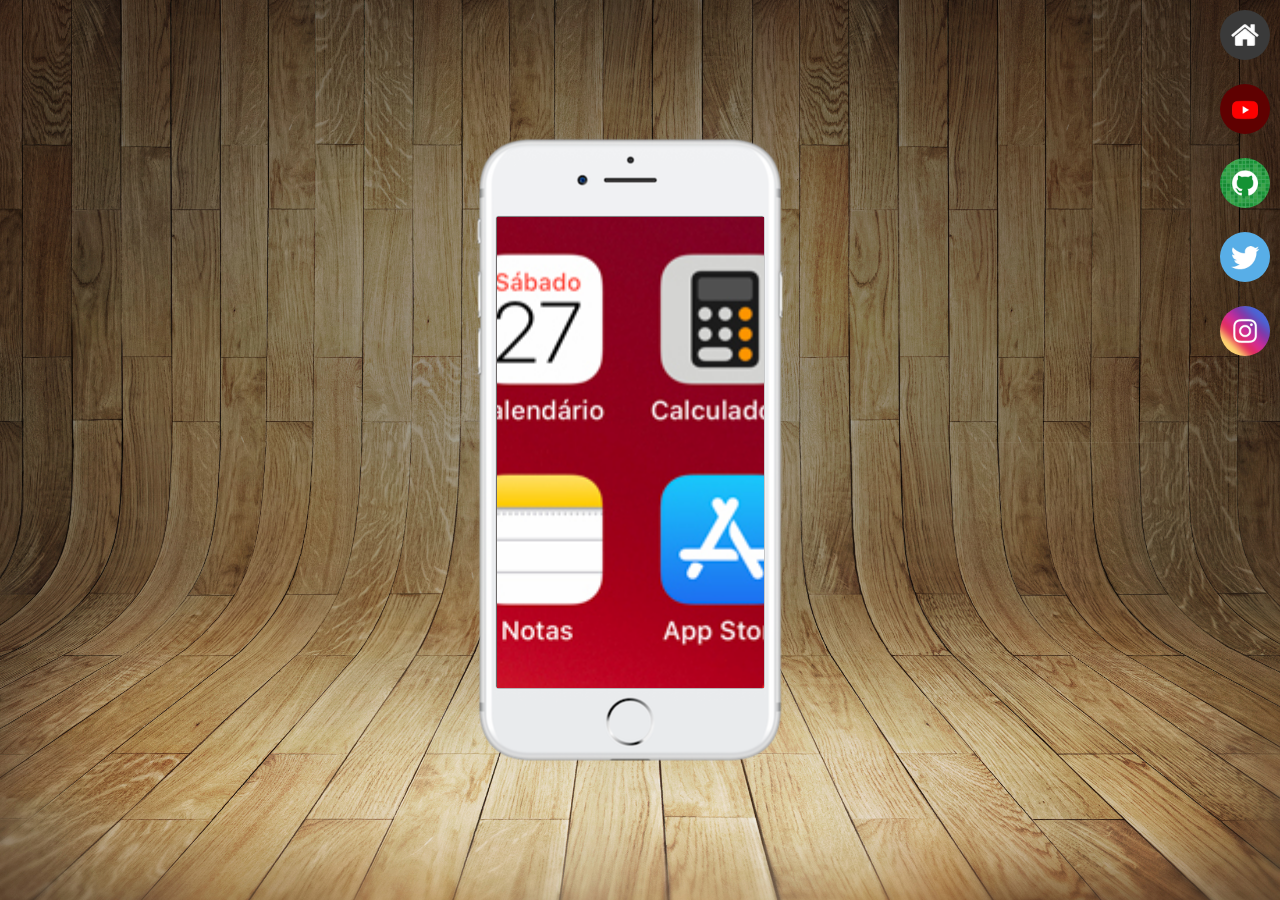
<file: index.html>
<!DOCTYPE html>
<html lang="pt-br">
<head>
    <meta charset="UTF-8">
    <meta name="viewport" content="width=device-width, initial-scale=1.0">
    <title>projetos redes sociais</title>
    <link rel="shortcut icon" href="favicon.ico" type="image/x-icon">
    <link rel="stylesheet" href="estilo/style.css">
</head>
<body>
    <main>
        <section id="telefone">
            <iframe src="home.html" name="tela" id="tela" frameborder="0">
                seu computador ou celular nao e compativel com isso. <a href="home.html"></a>
            </iframe>

        </section>
        <section id="redes_sociais">
            <a href="home.html" target="tela"><img src="imagens/logo-home.jpg" alt=""></a>  <br>
            <a href="youtube.html" target="tela"><img src="imagens/logo-youtube.jpg" alt=""></a> <br>
            <a href="github.html" target="tela"><img src="imagens/logo-github.jpg" alt=""></a> <br>
            <a href="twitter.html" target="tela"><img src="imagens/logo-twitter.jpg" alt=""></a> <br>
            <a href="instagram.html" target="tela"> <img src="imagens/logo-instagram.jpg" alt=""></a>
        </section>
    </main>
</body>
</html>
</file>
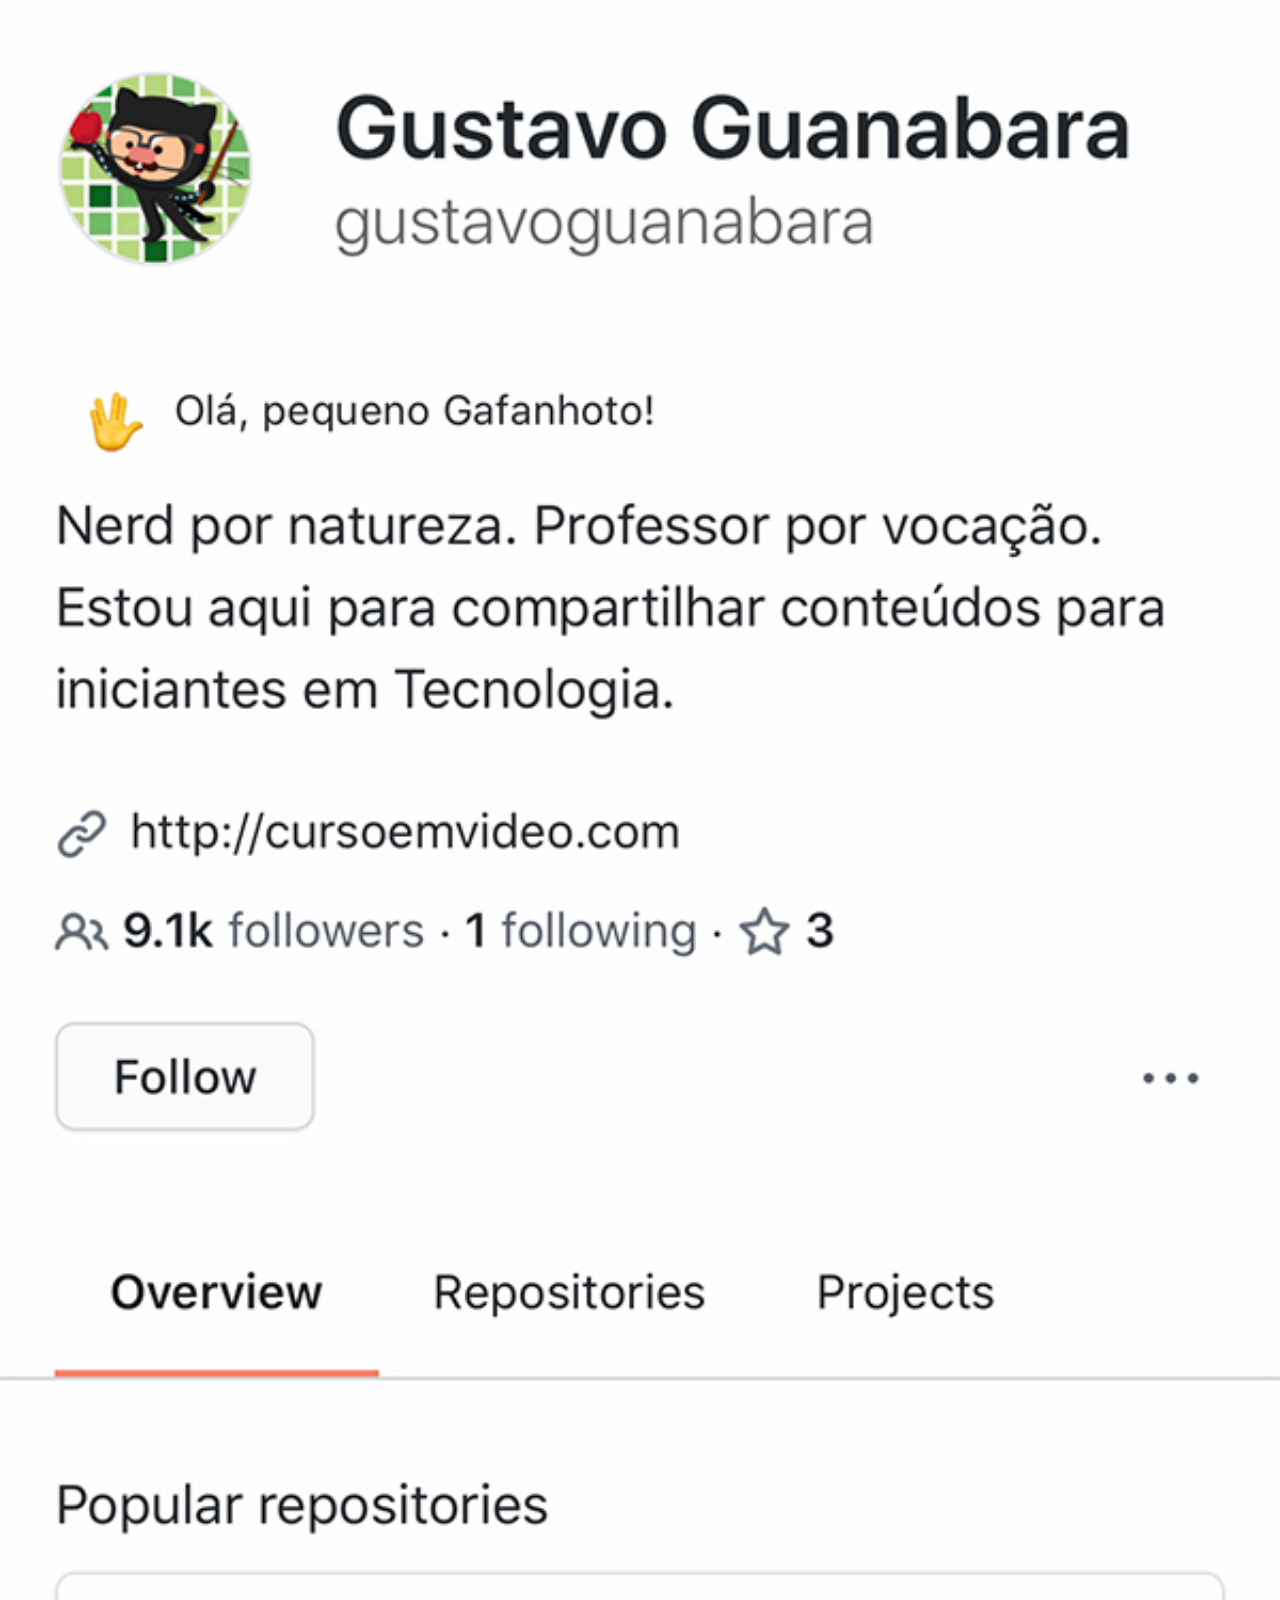
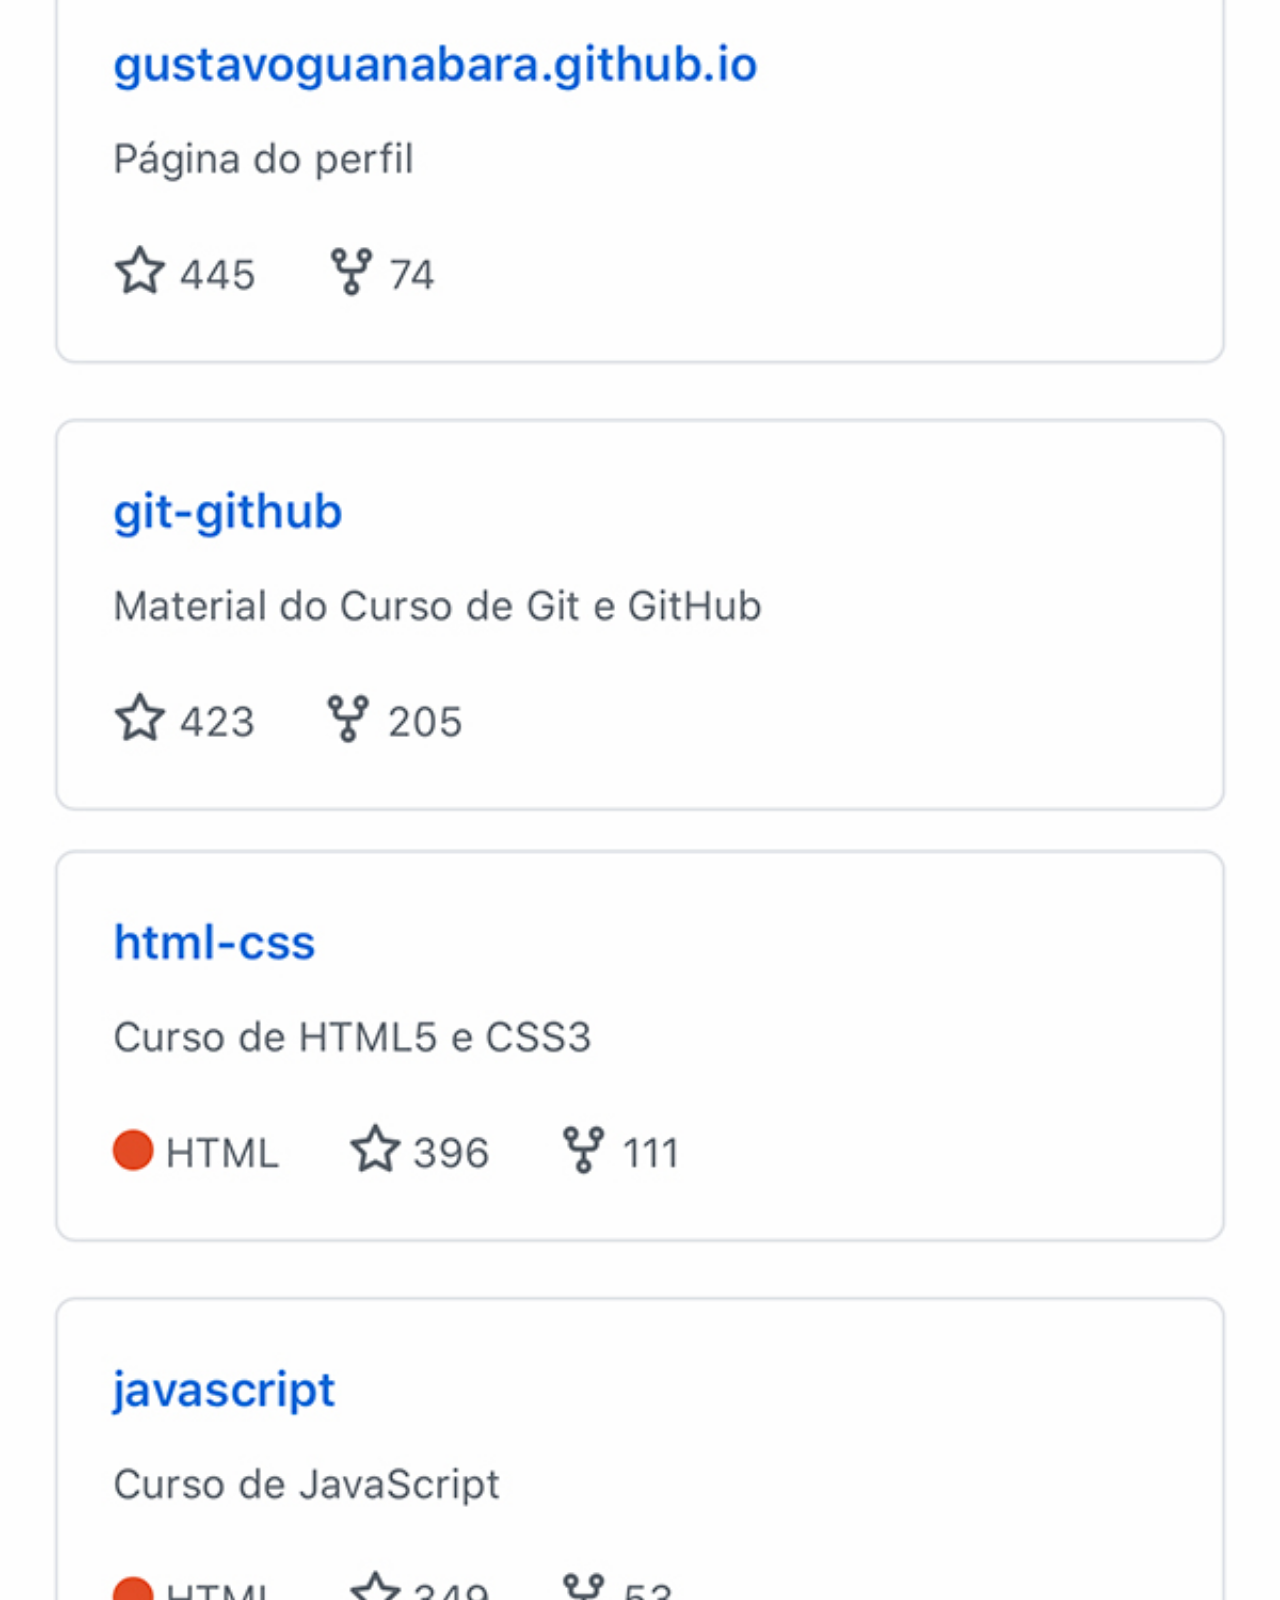
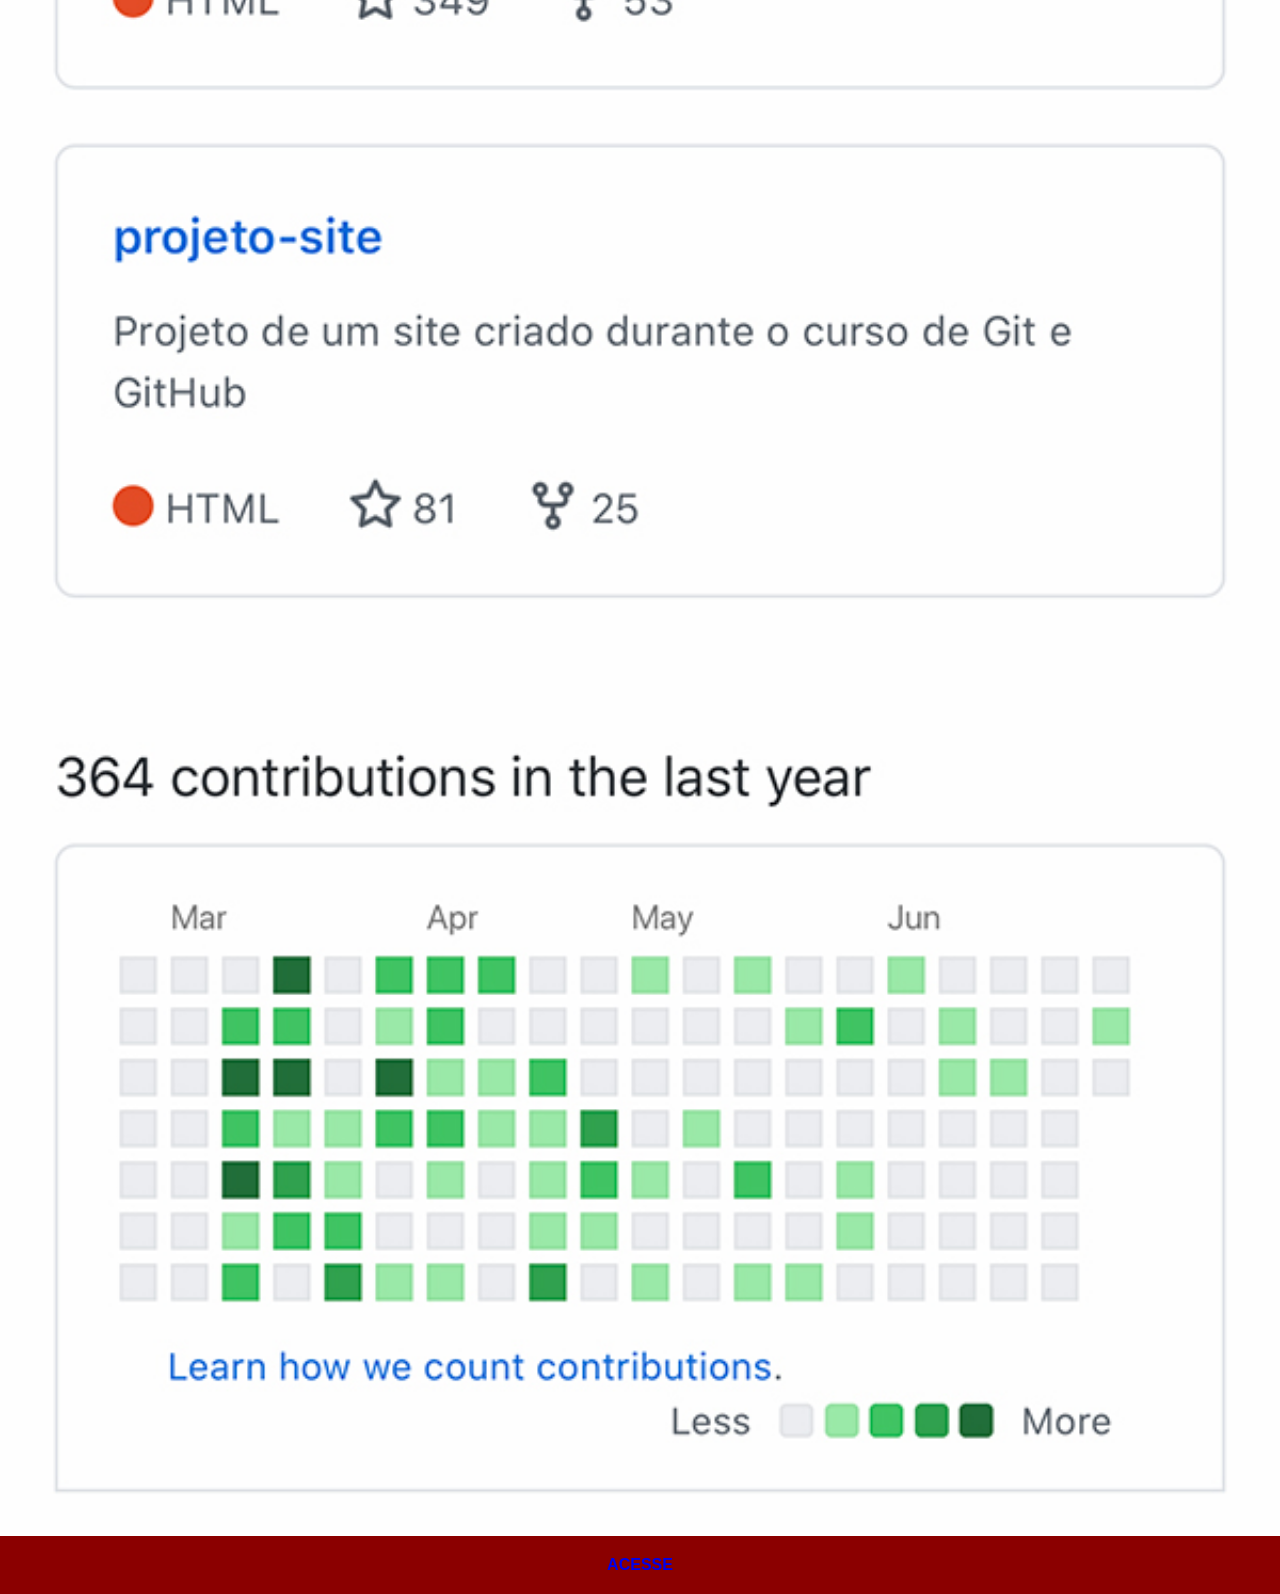
<file: github.html>
<!DOCTYPE html>
<html lang="pt-br">
<head>
    <meta charset="UTF-8">
    <meta name="viewport" content="width=device-width, initial-scale=1.0">
    <title>github</title>
    <link rel="stylesheet" href="estilo/cssocial.css">
</head>
<body>
    <img src="imagens/tela-github.jpg" alt="">
    <a href="https://github.com/mkaell-glitch" target="_blank">ACESSE</a>
</body>
</html>
</file>
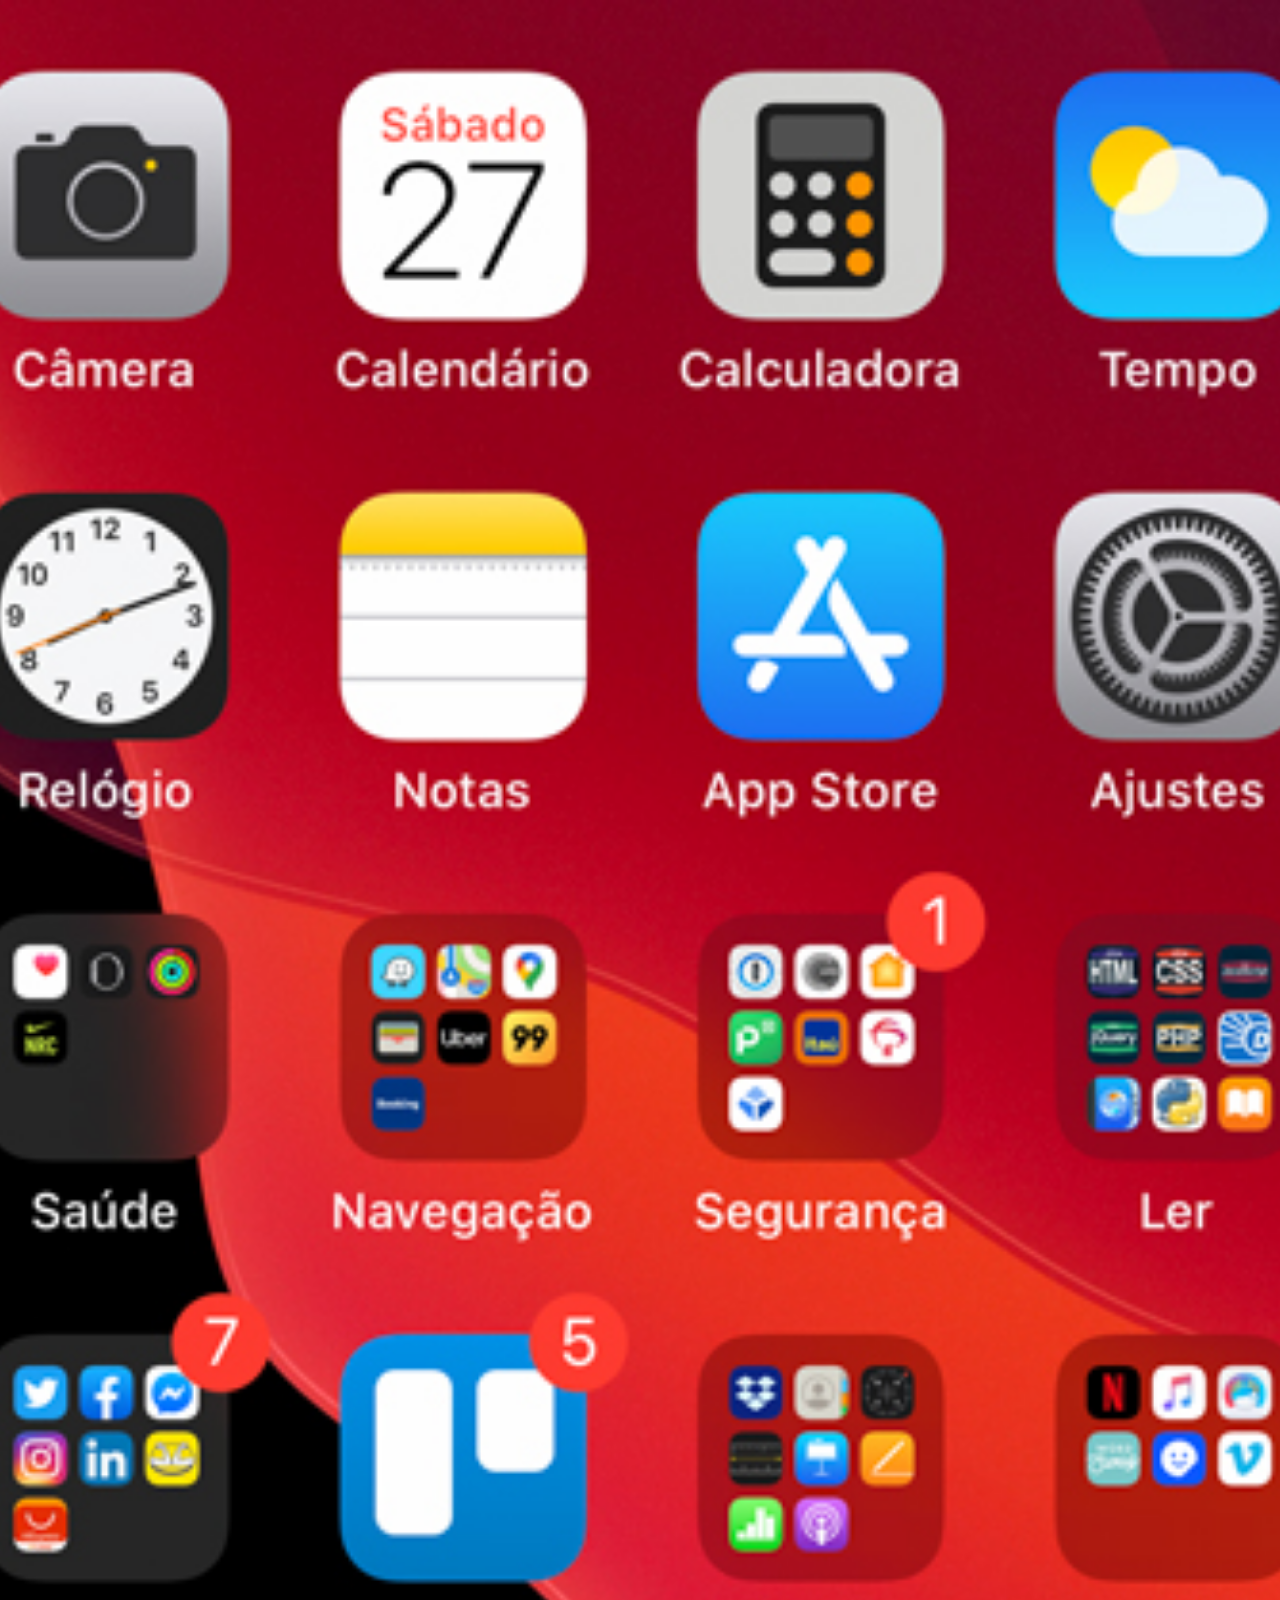
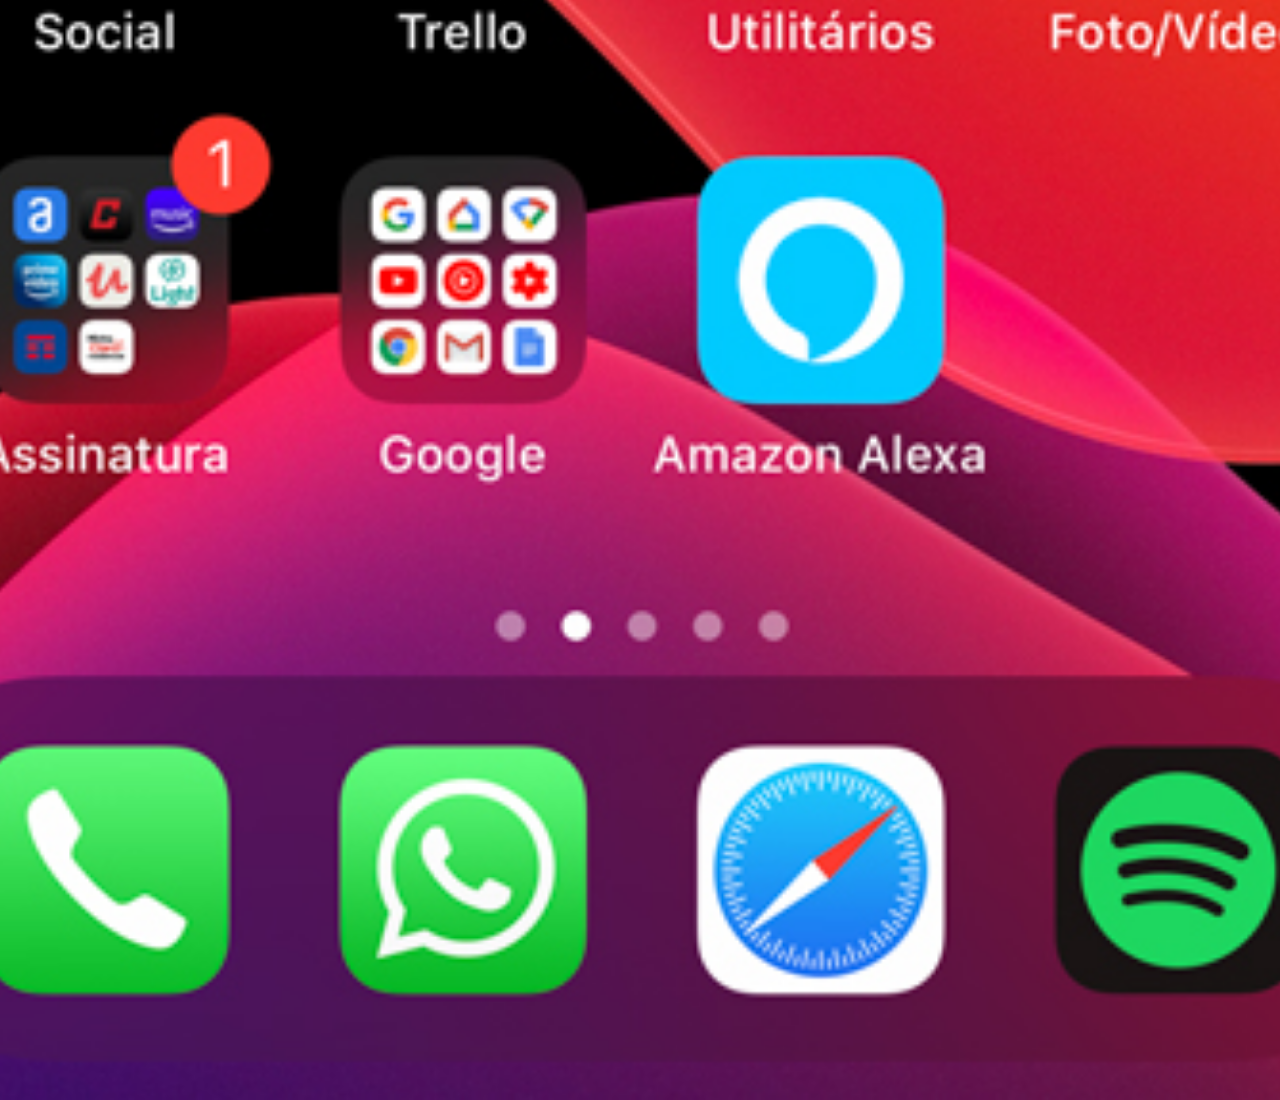
<file: home.html>
<!DOCTYPE html>
<html lang="pt-br">
<head>
    <meta charset="UTF-8">
    <meta name="viewport" content="width=device-width, initial-scale=1.0">
    <title>home</title>
    <style> 
        * {
            margin: 0px;
            padding: 0px;
        }

        body {
            width: 300vw;
            height: 300vh;
            background: black url(imagens/tela-home.jpg) no-repeat top center;
            background-size: cover;
        }

        ::-webkit-scrollbar {
            width: 0px;
            height: 0px;
        }
    </style>
</head>
<body>
    
</body>
</html>
</file>
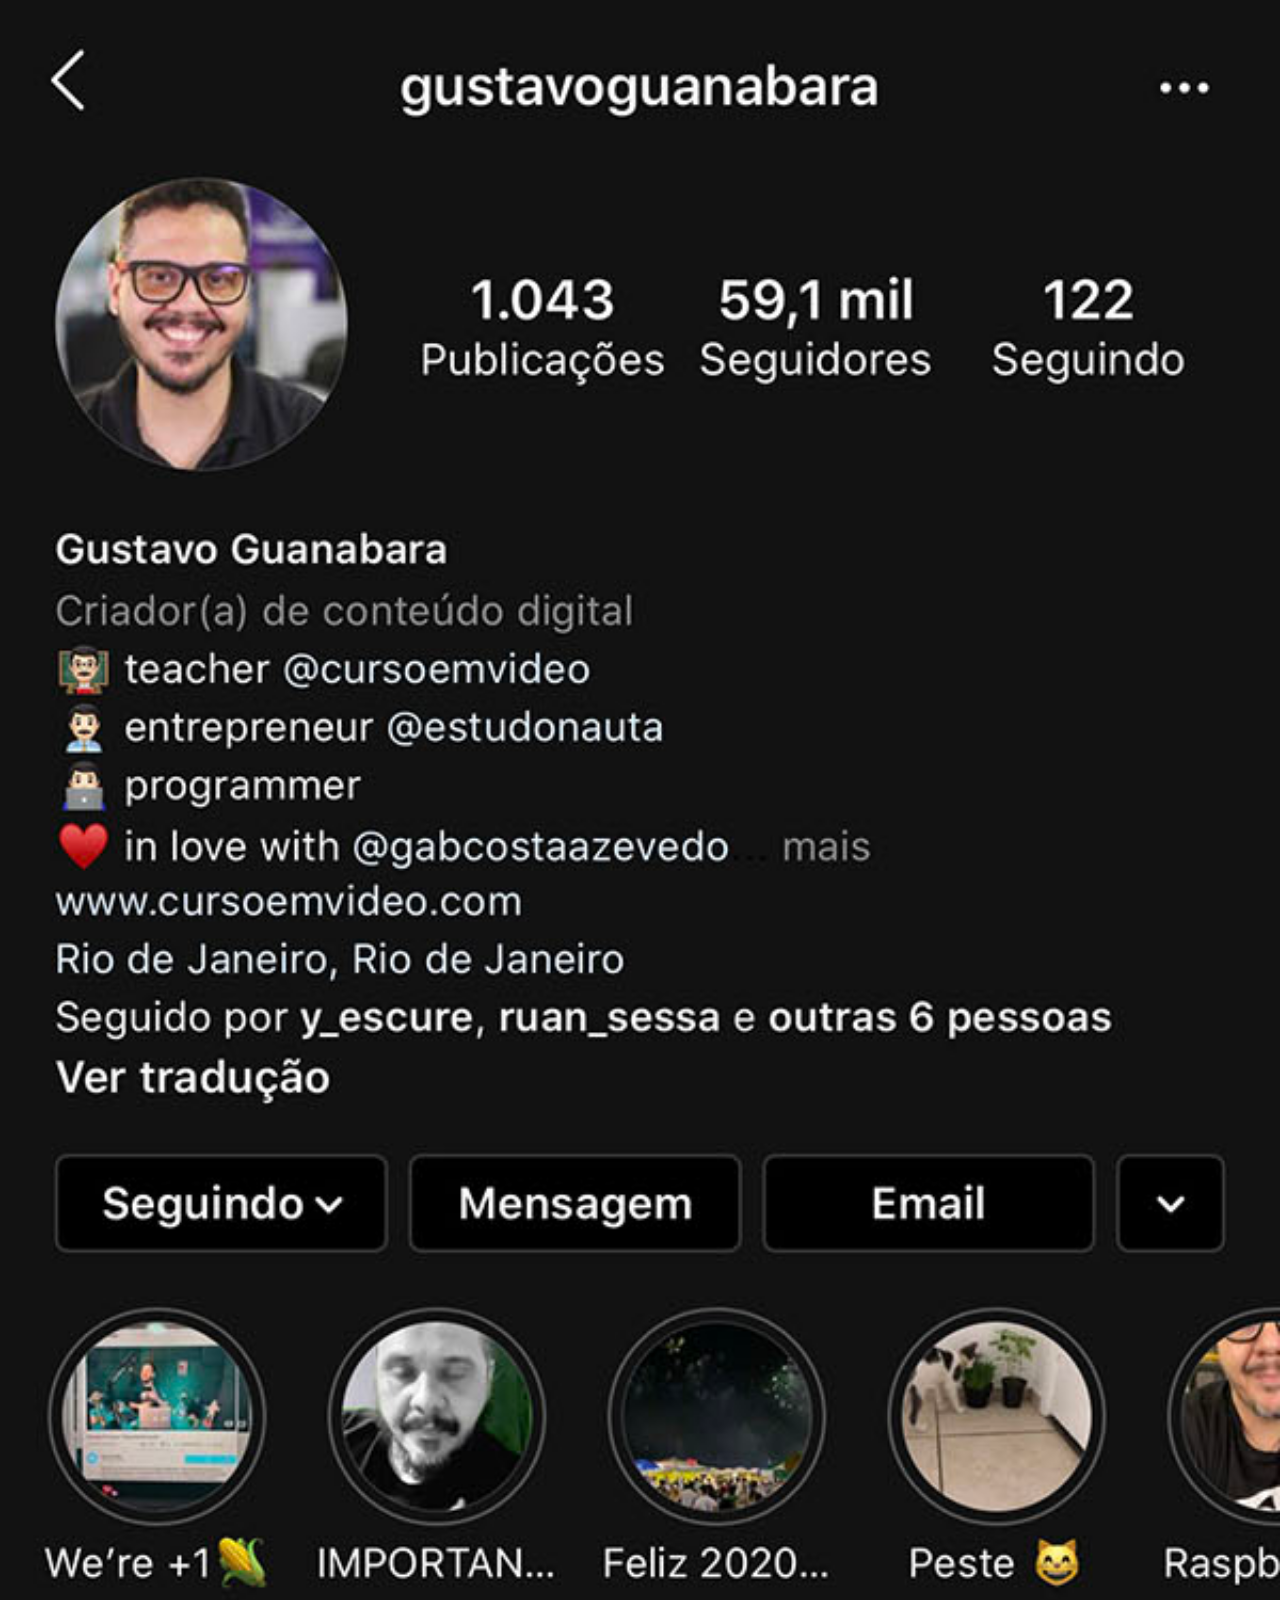
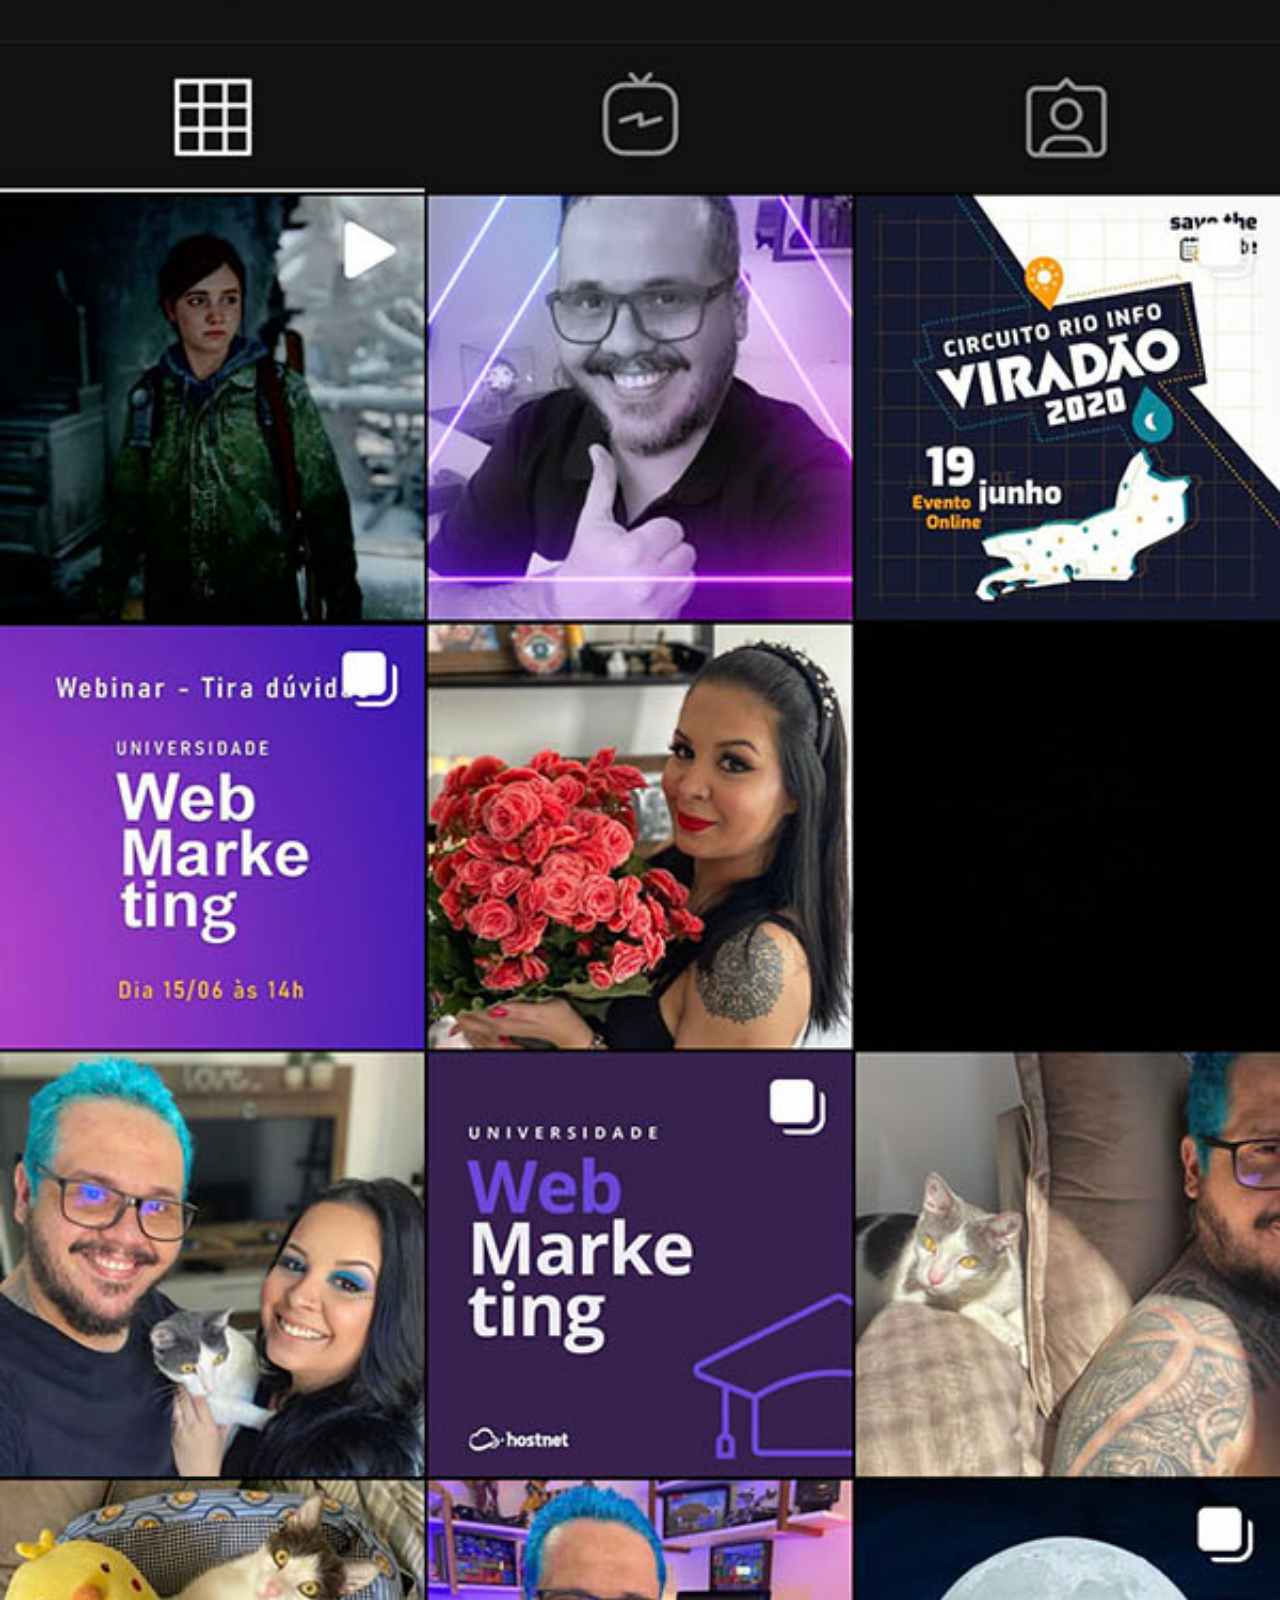
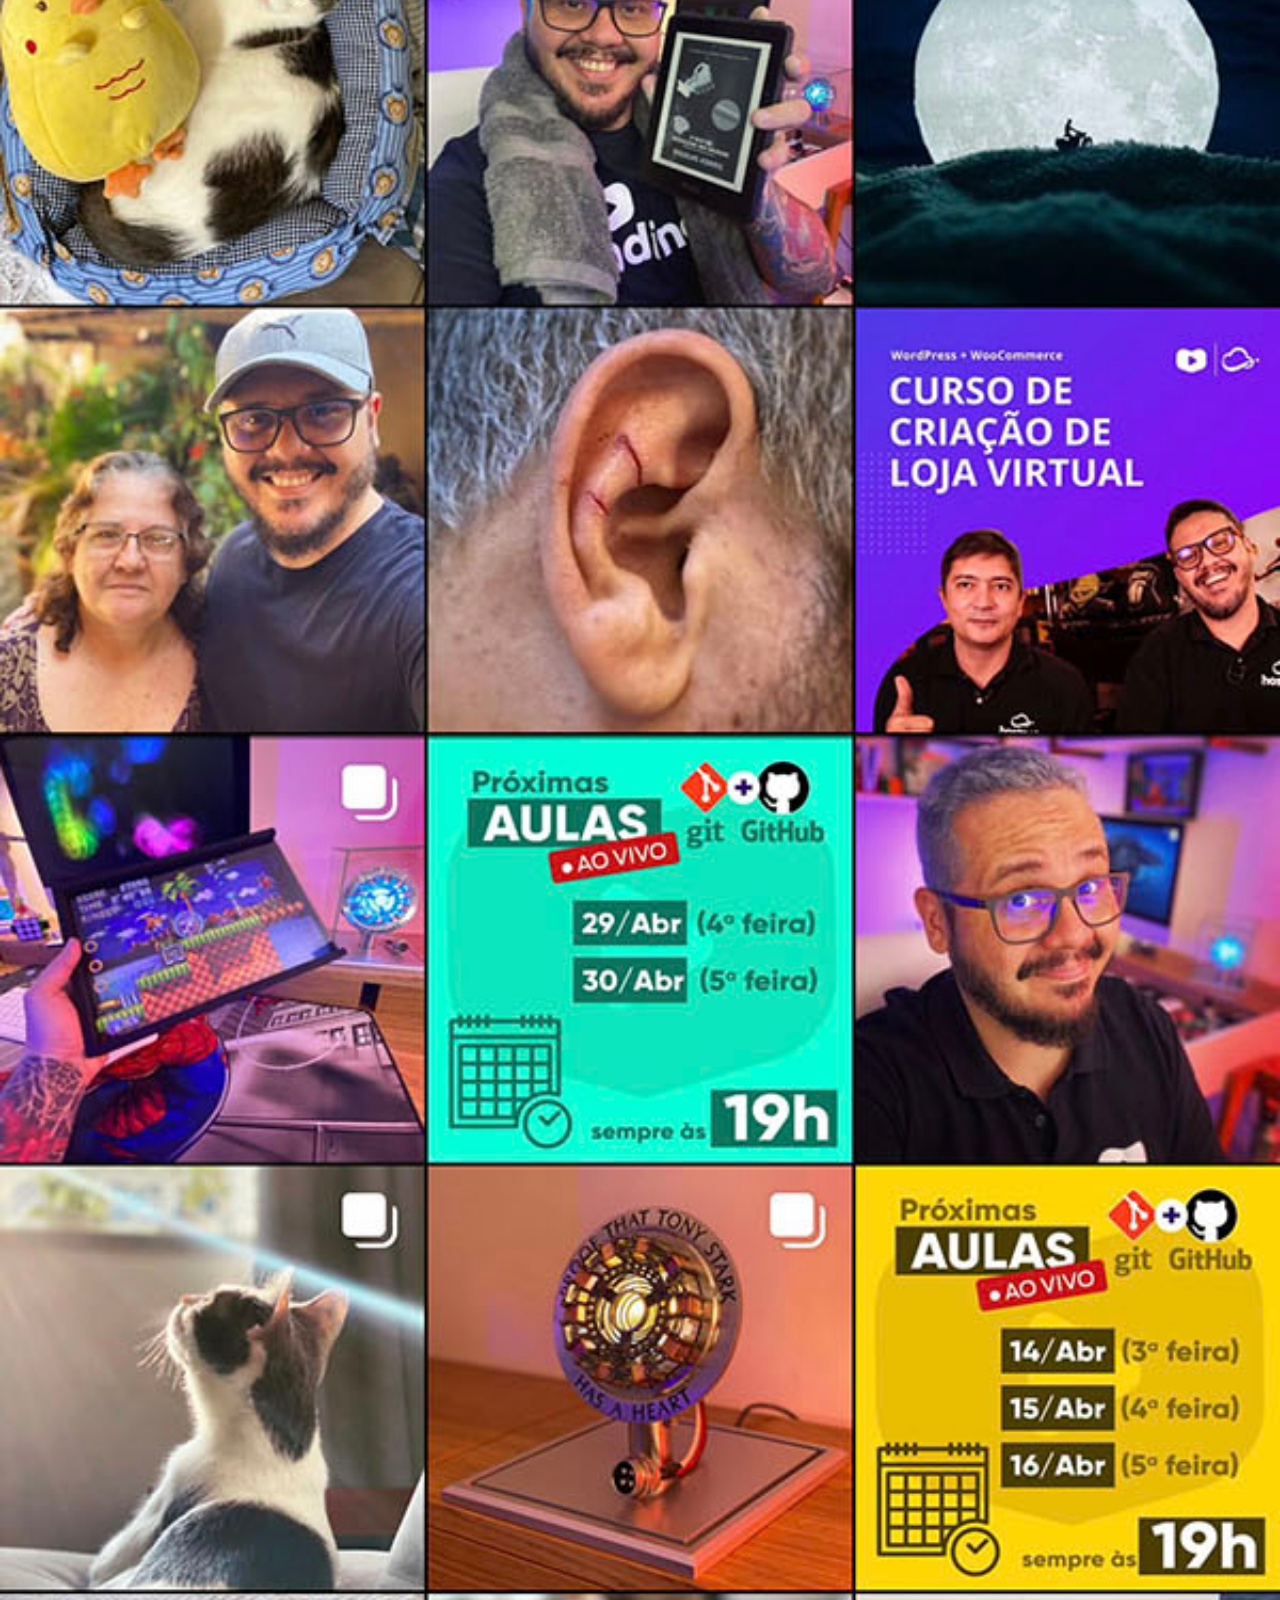
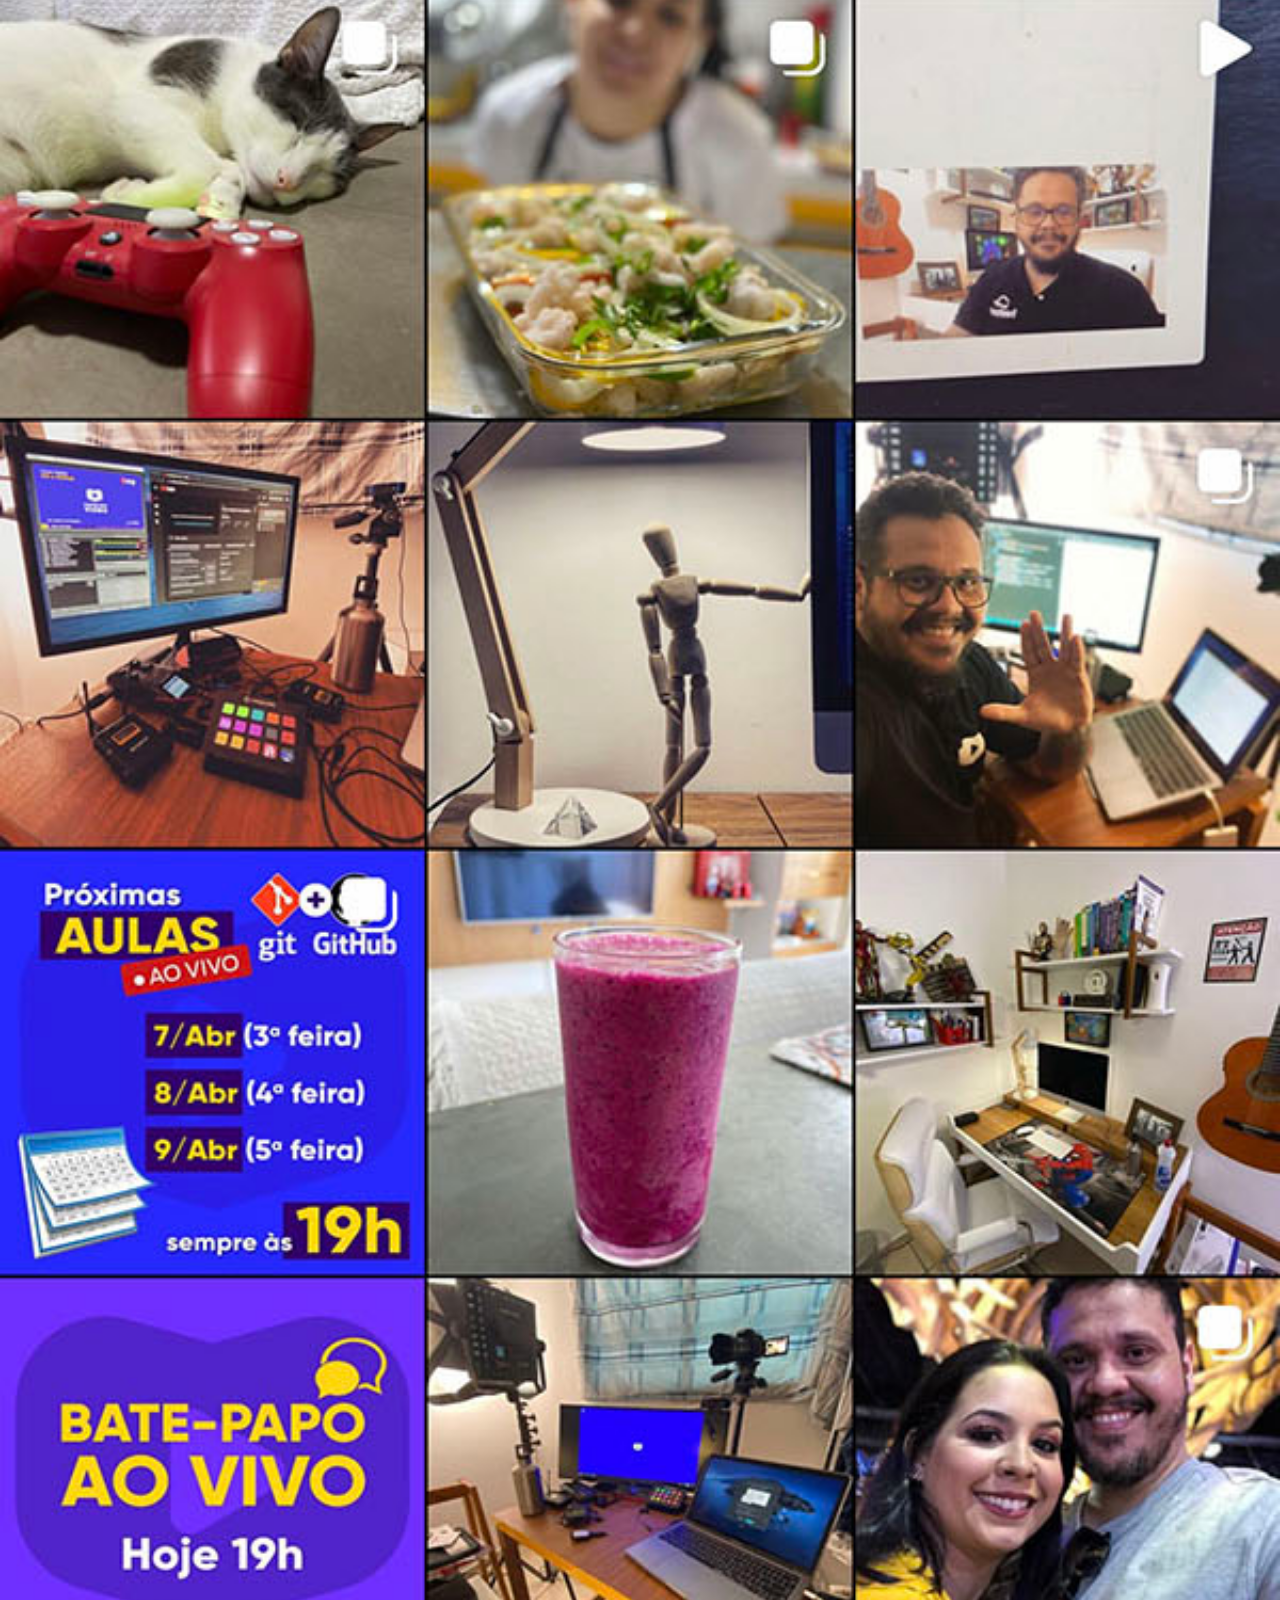
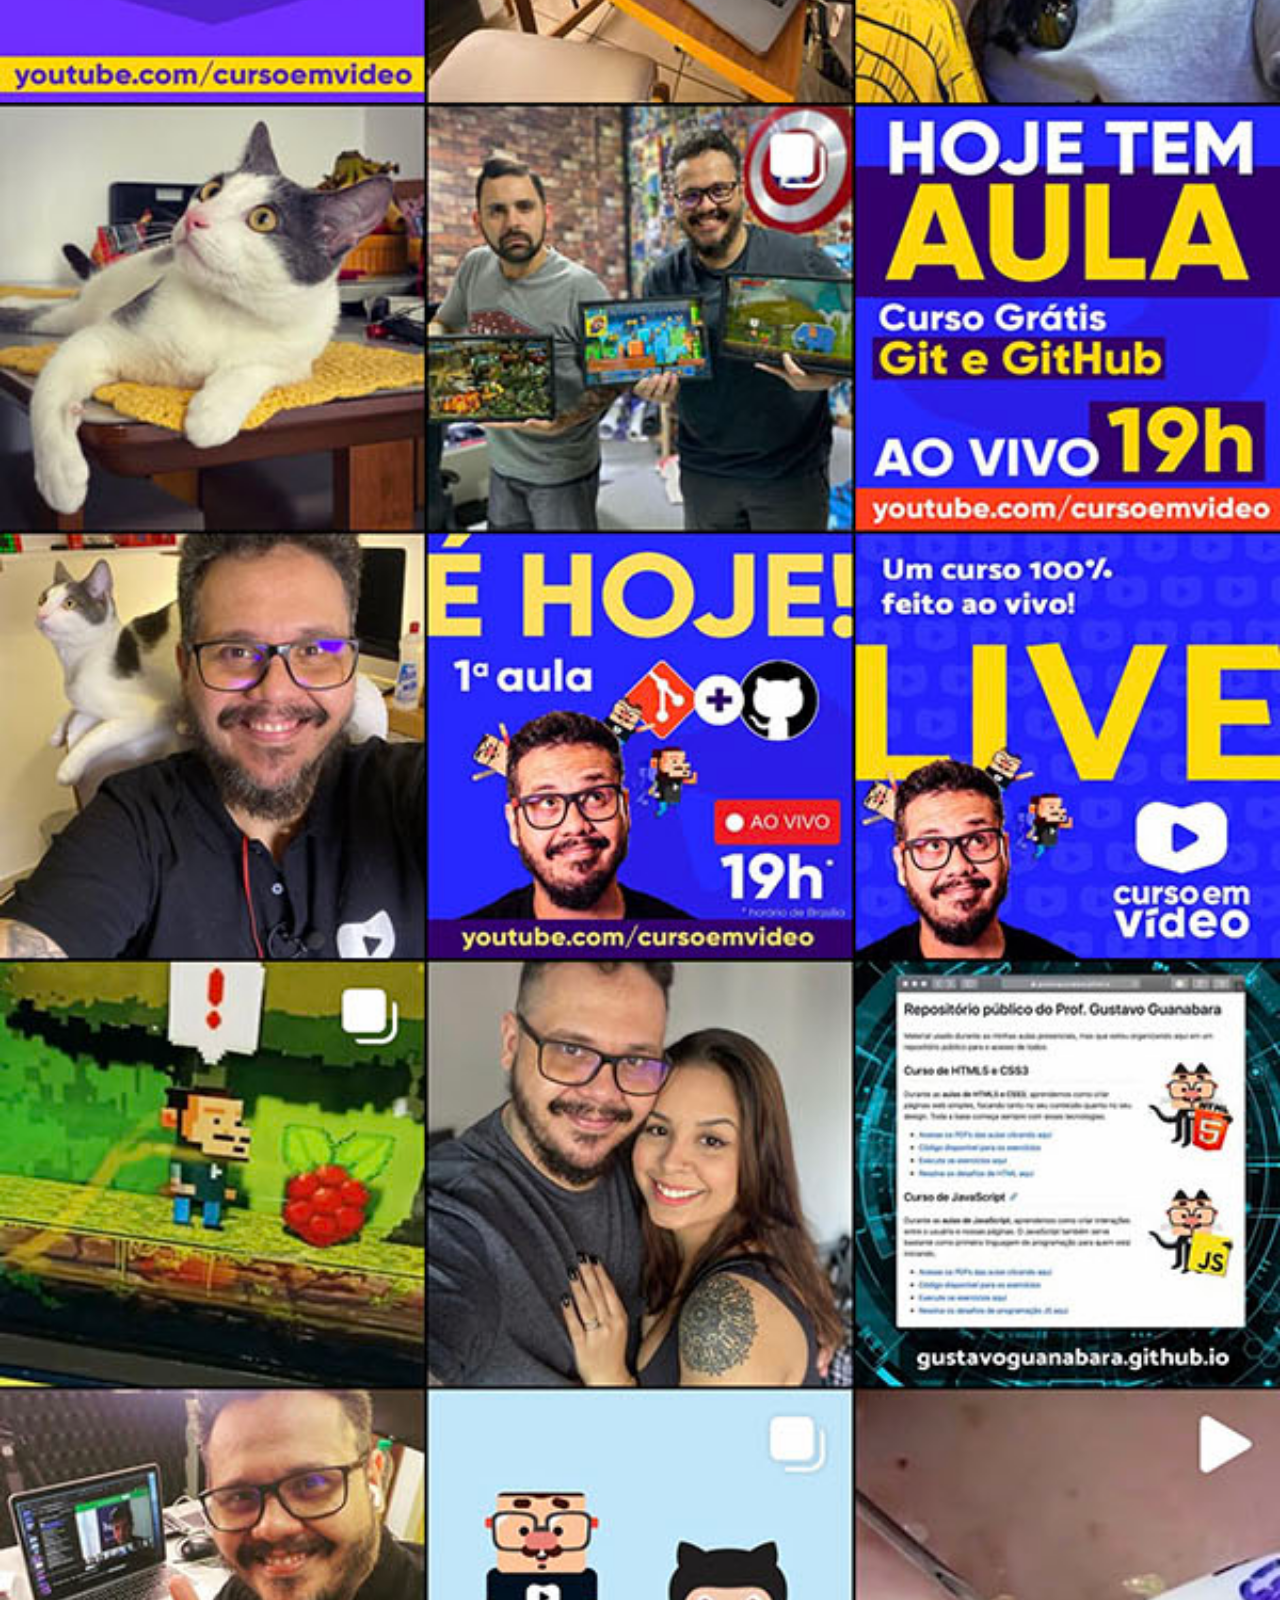
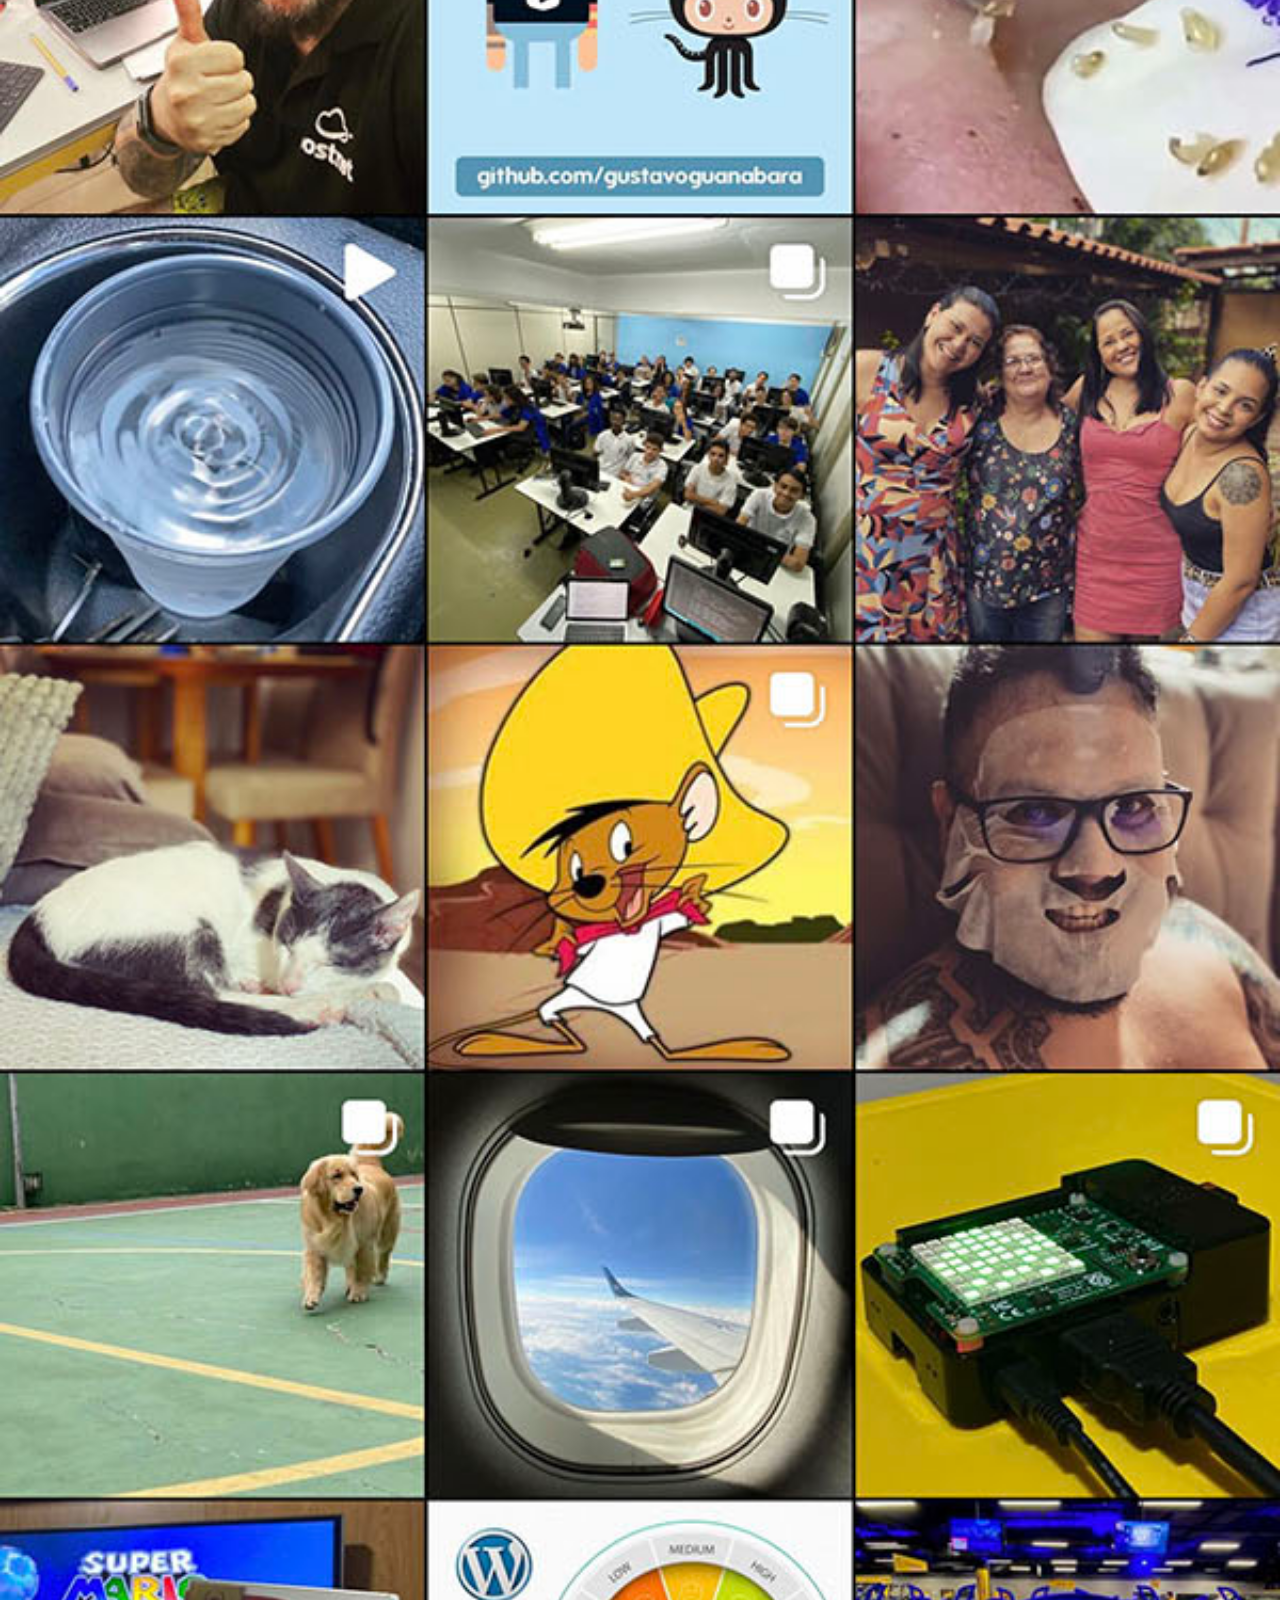
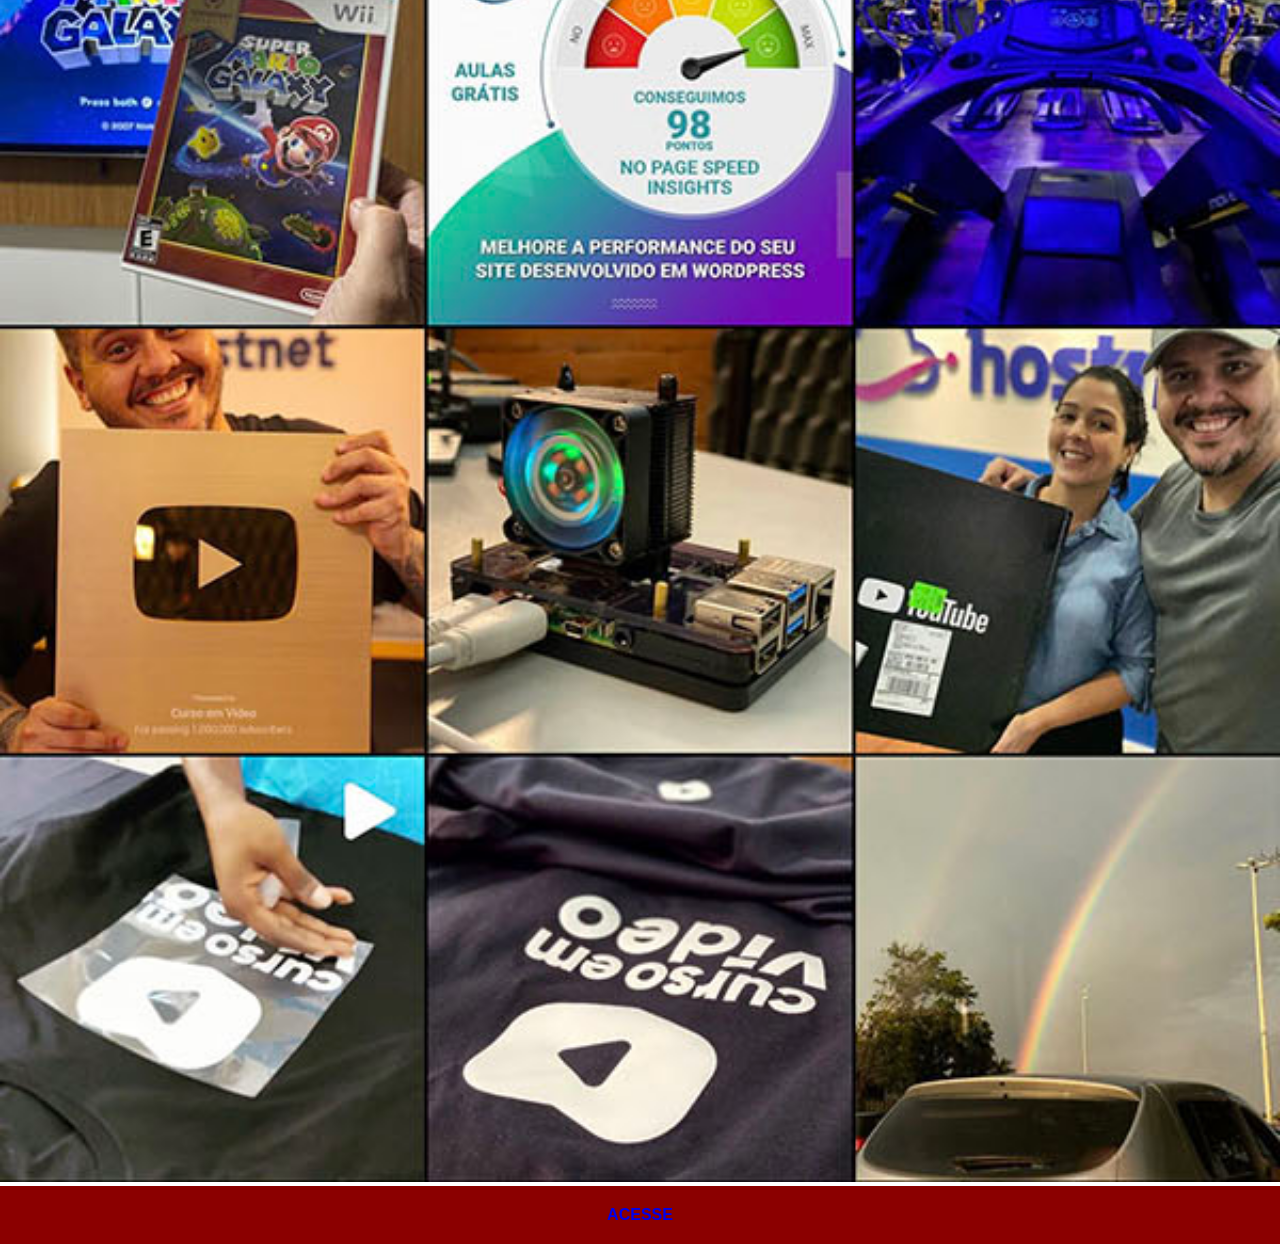
<file: instagram.html>
<!DOCTYPE html>
<html lang="pt-br">
<head>
    <meta charset="UTF-8">
    <meta name="viewport" content="width=device-width, initial-scale=1.0">
    <title>instagram</title>
    <link rel="stylesheet" href="estilo/cssocial.css">
</head>
<body>
    <img src="imagens/tela-instagram.jpg" alt="">
    <a href="https://www.instagram.com/gustavoguanabara/">ACESSE</a>
</body>
</html>
</file>
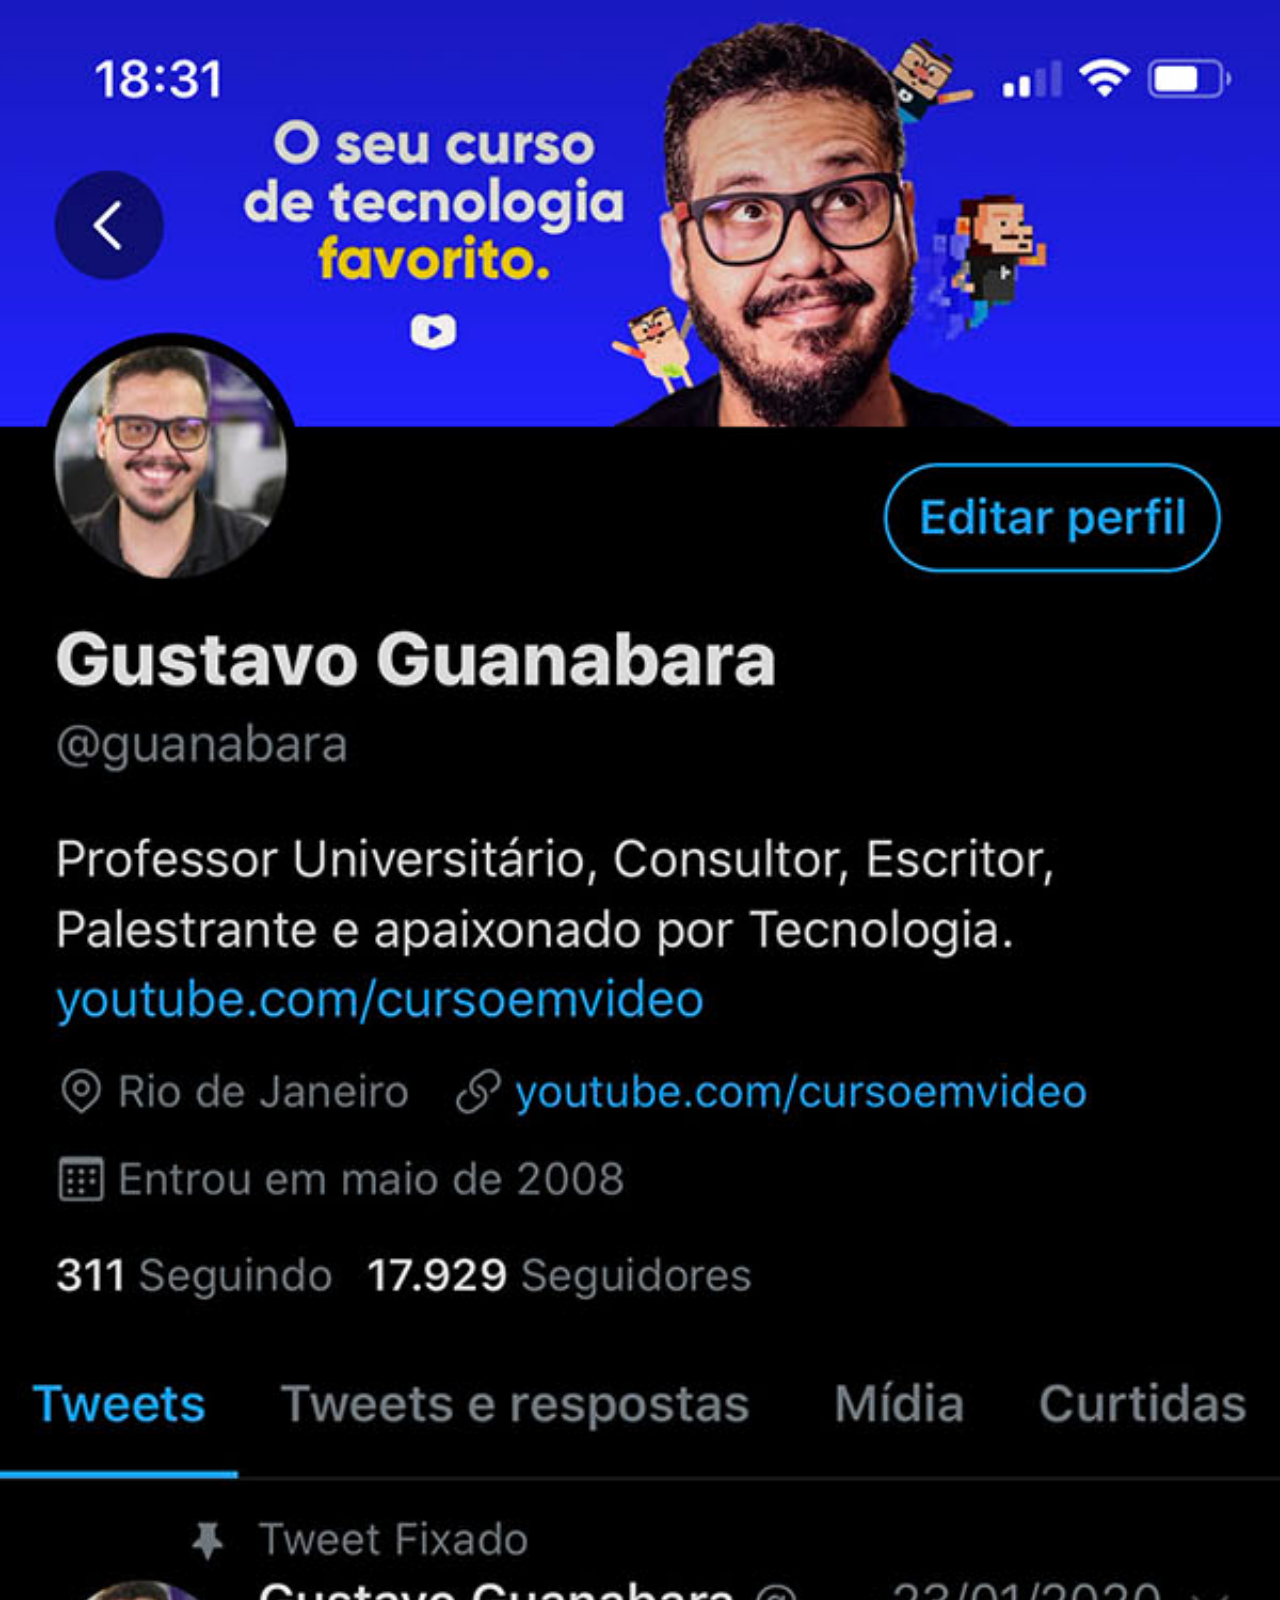
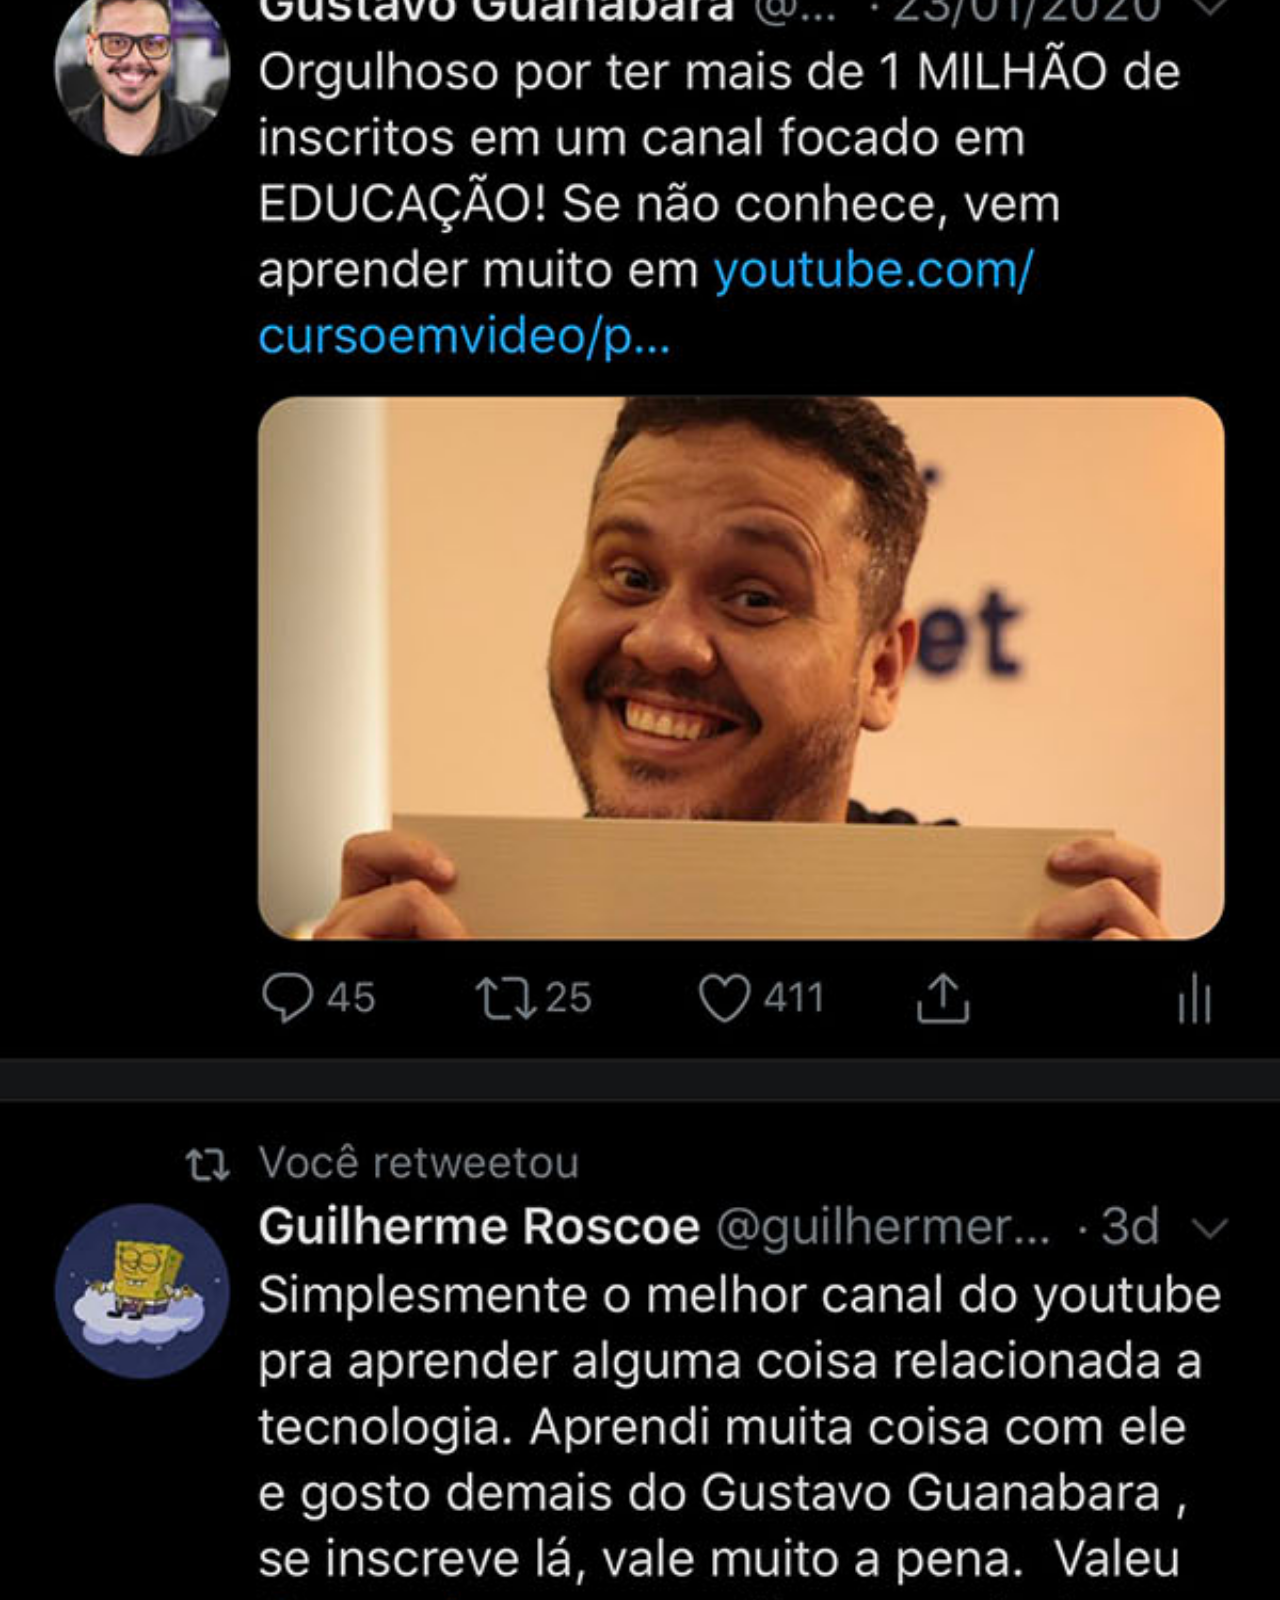
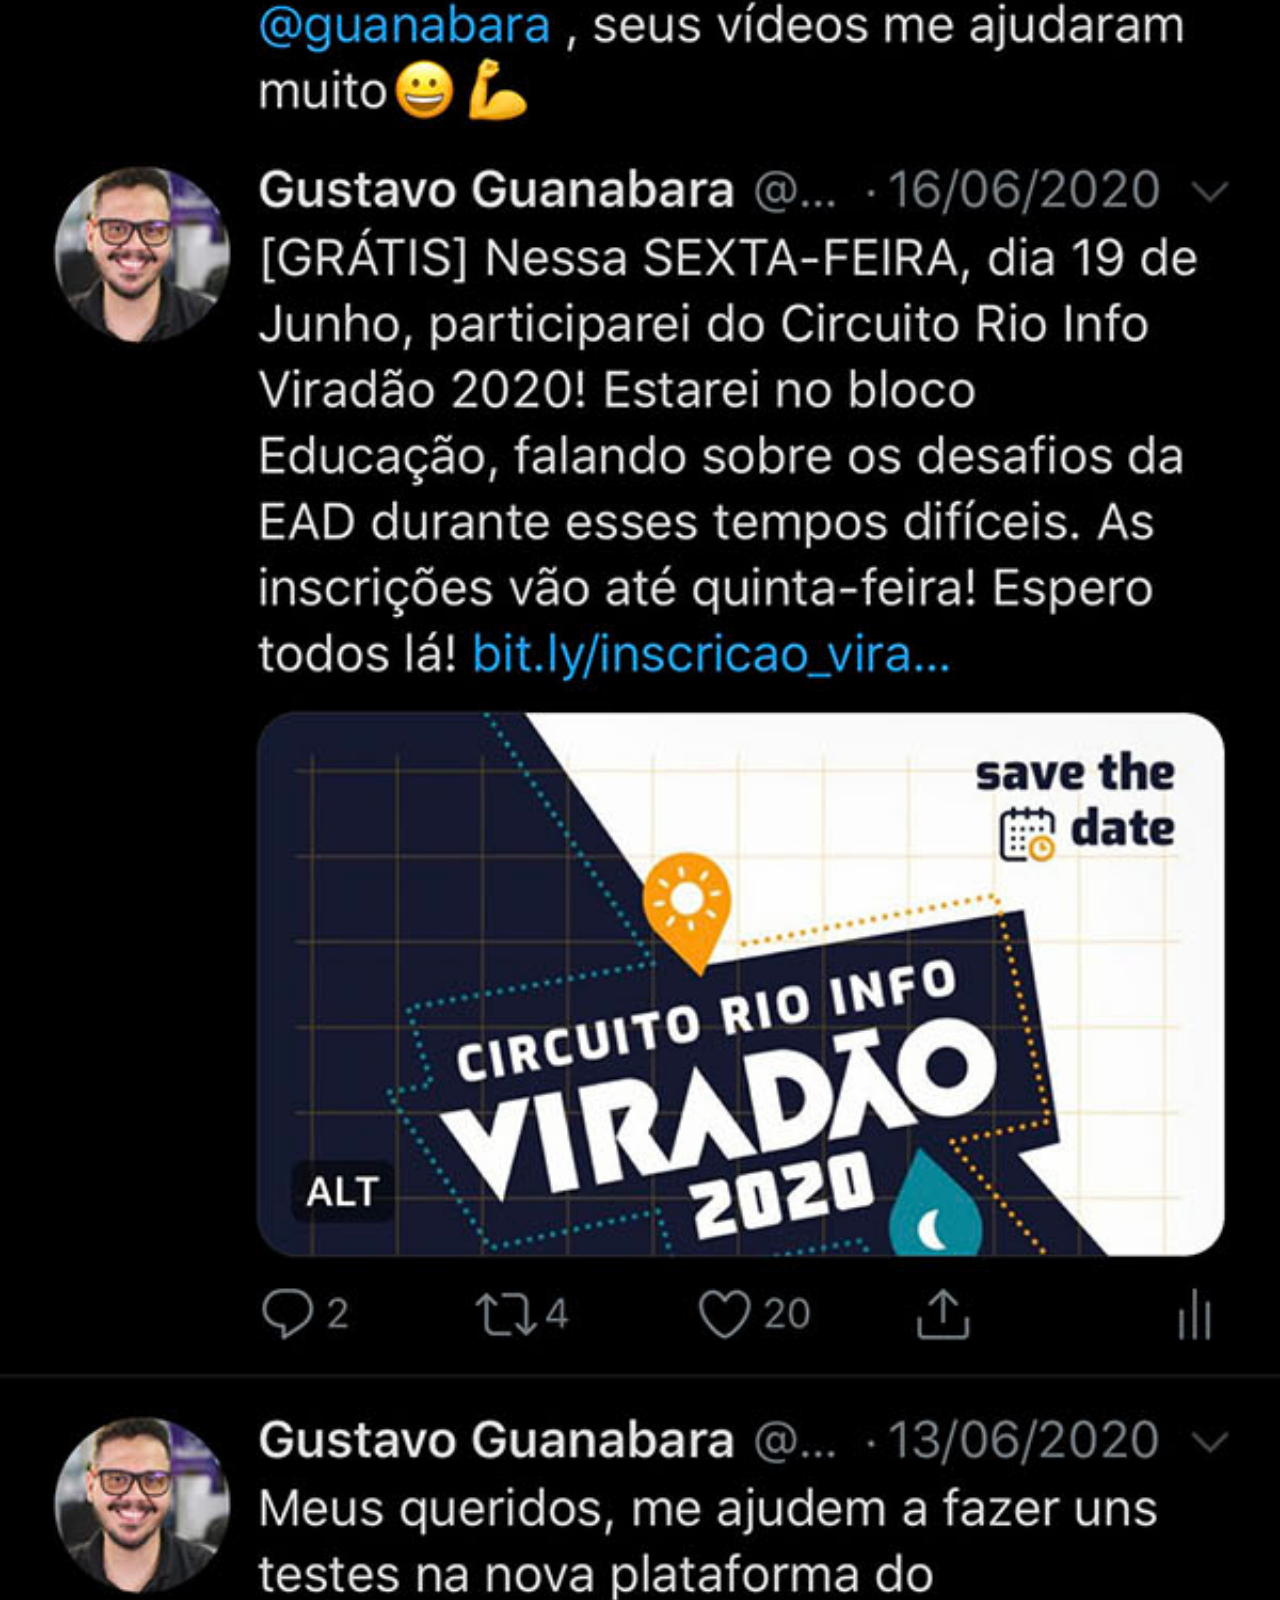
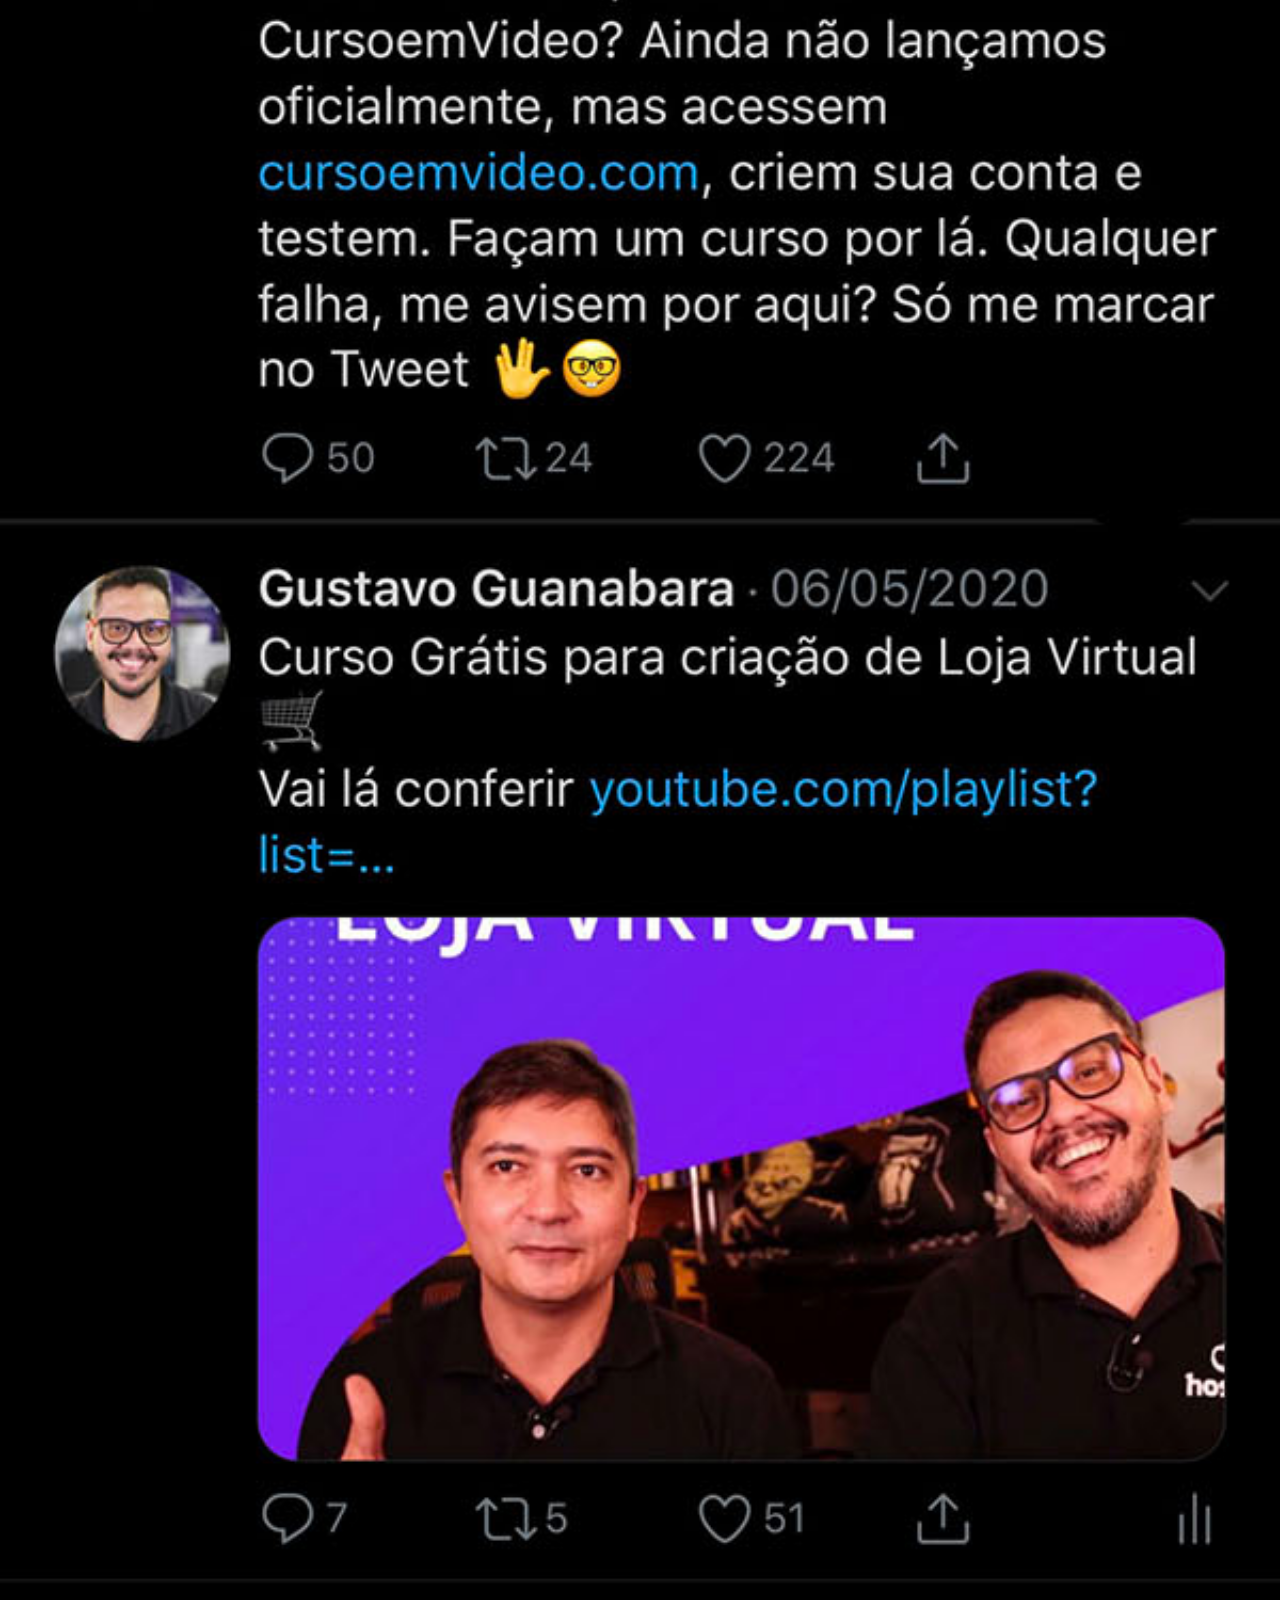
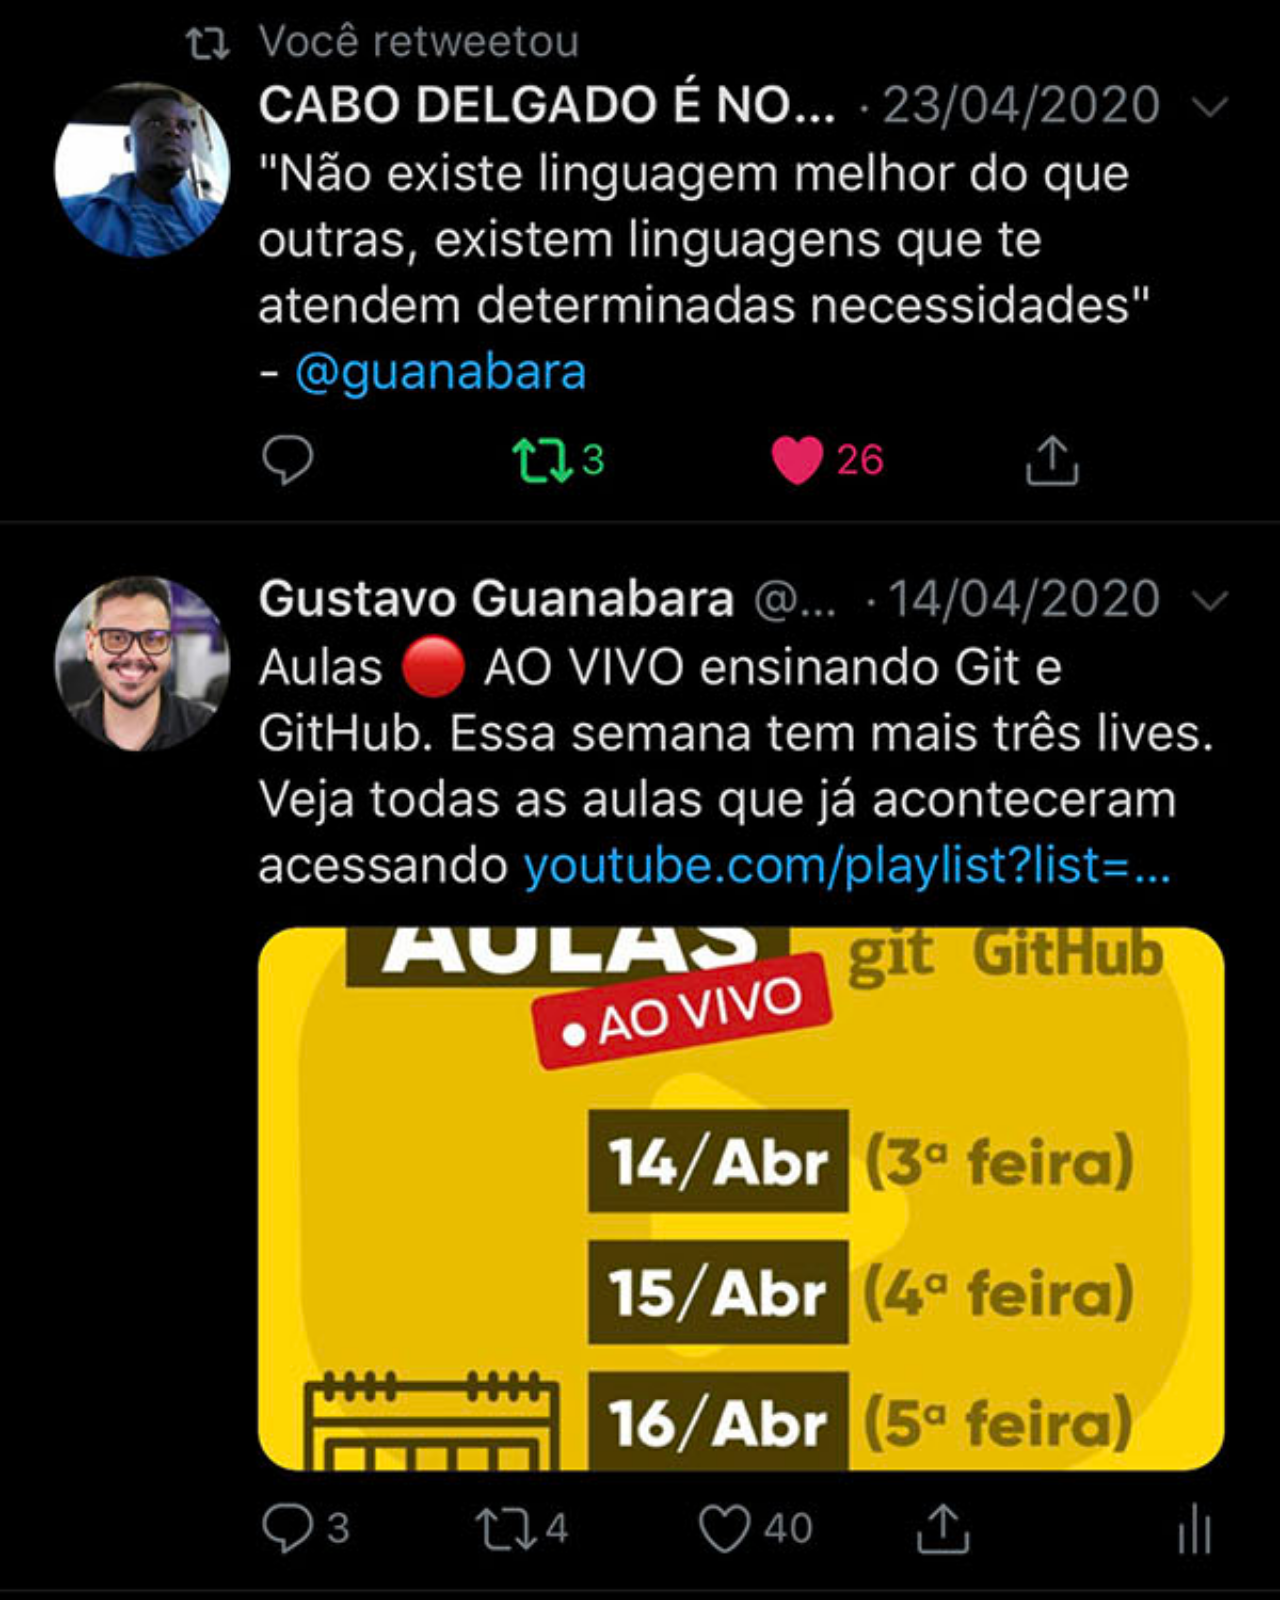
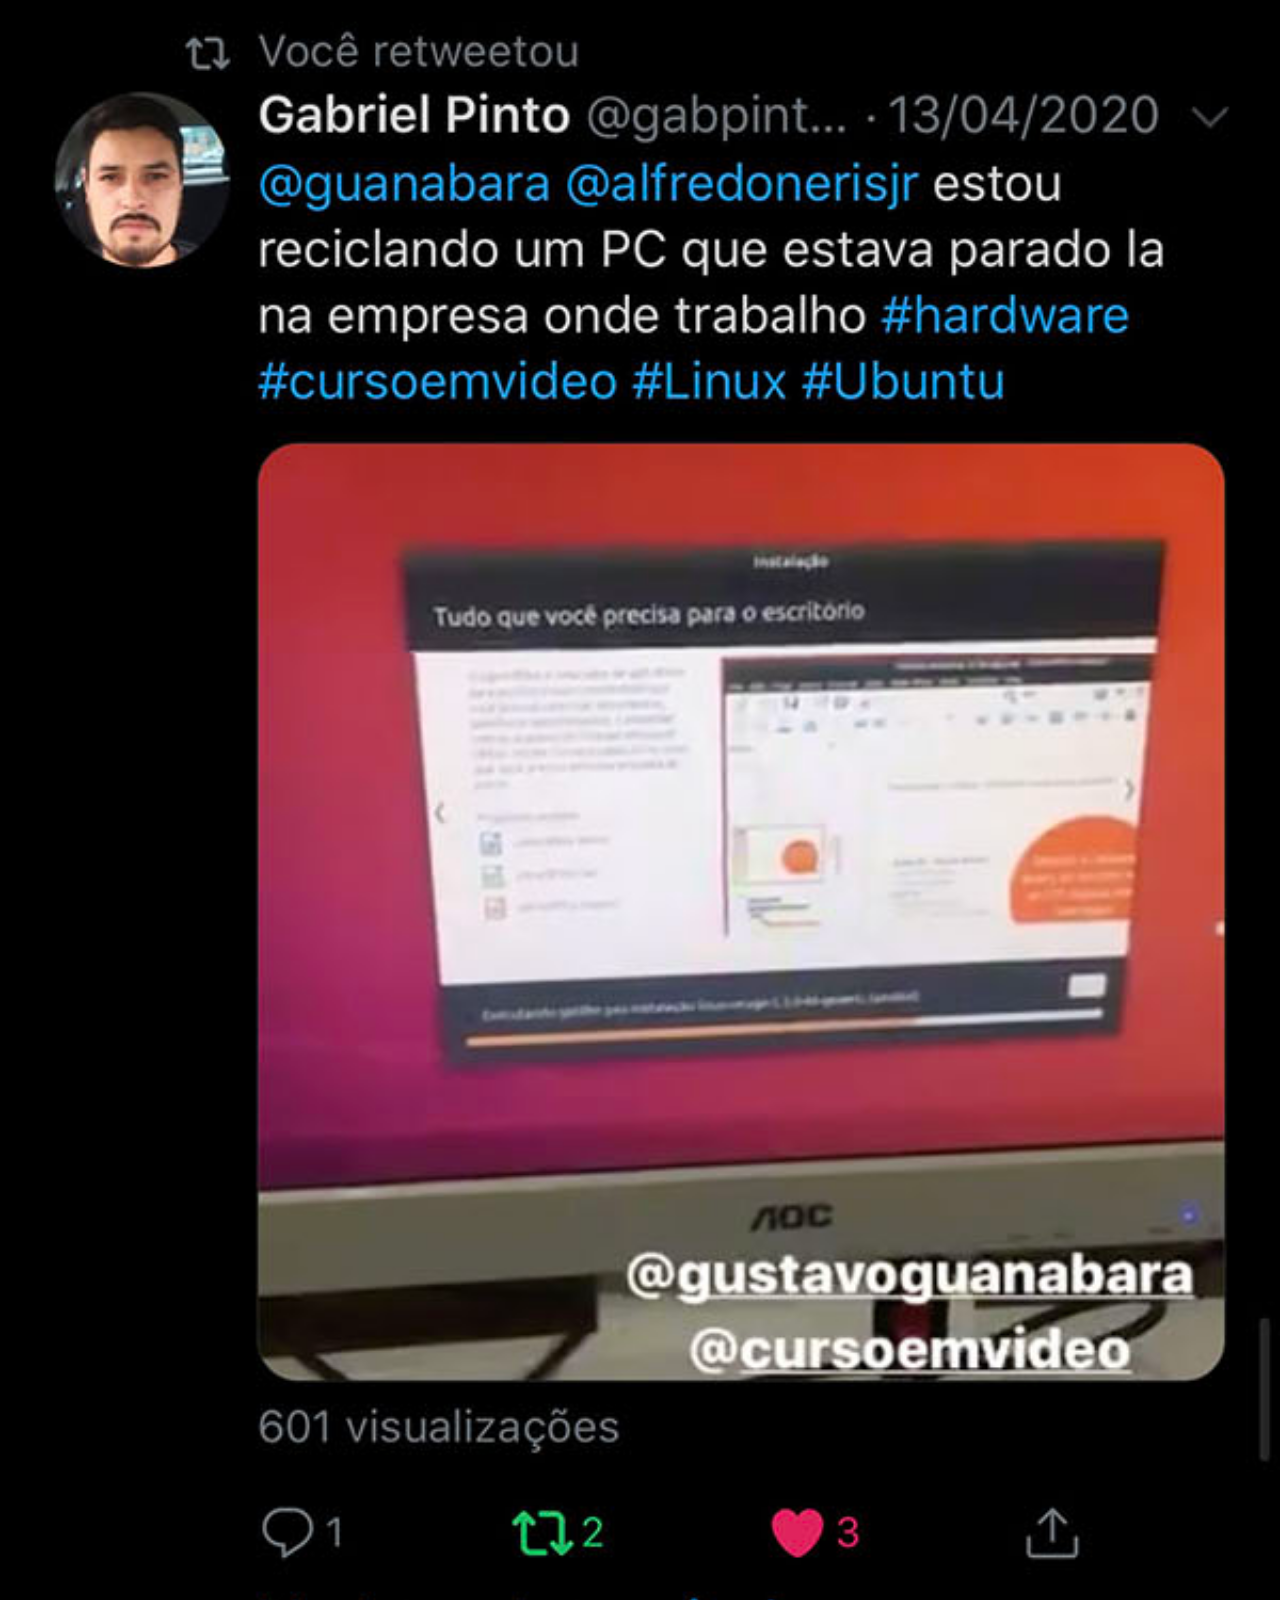
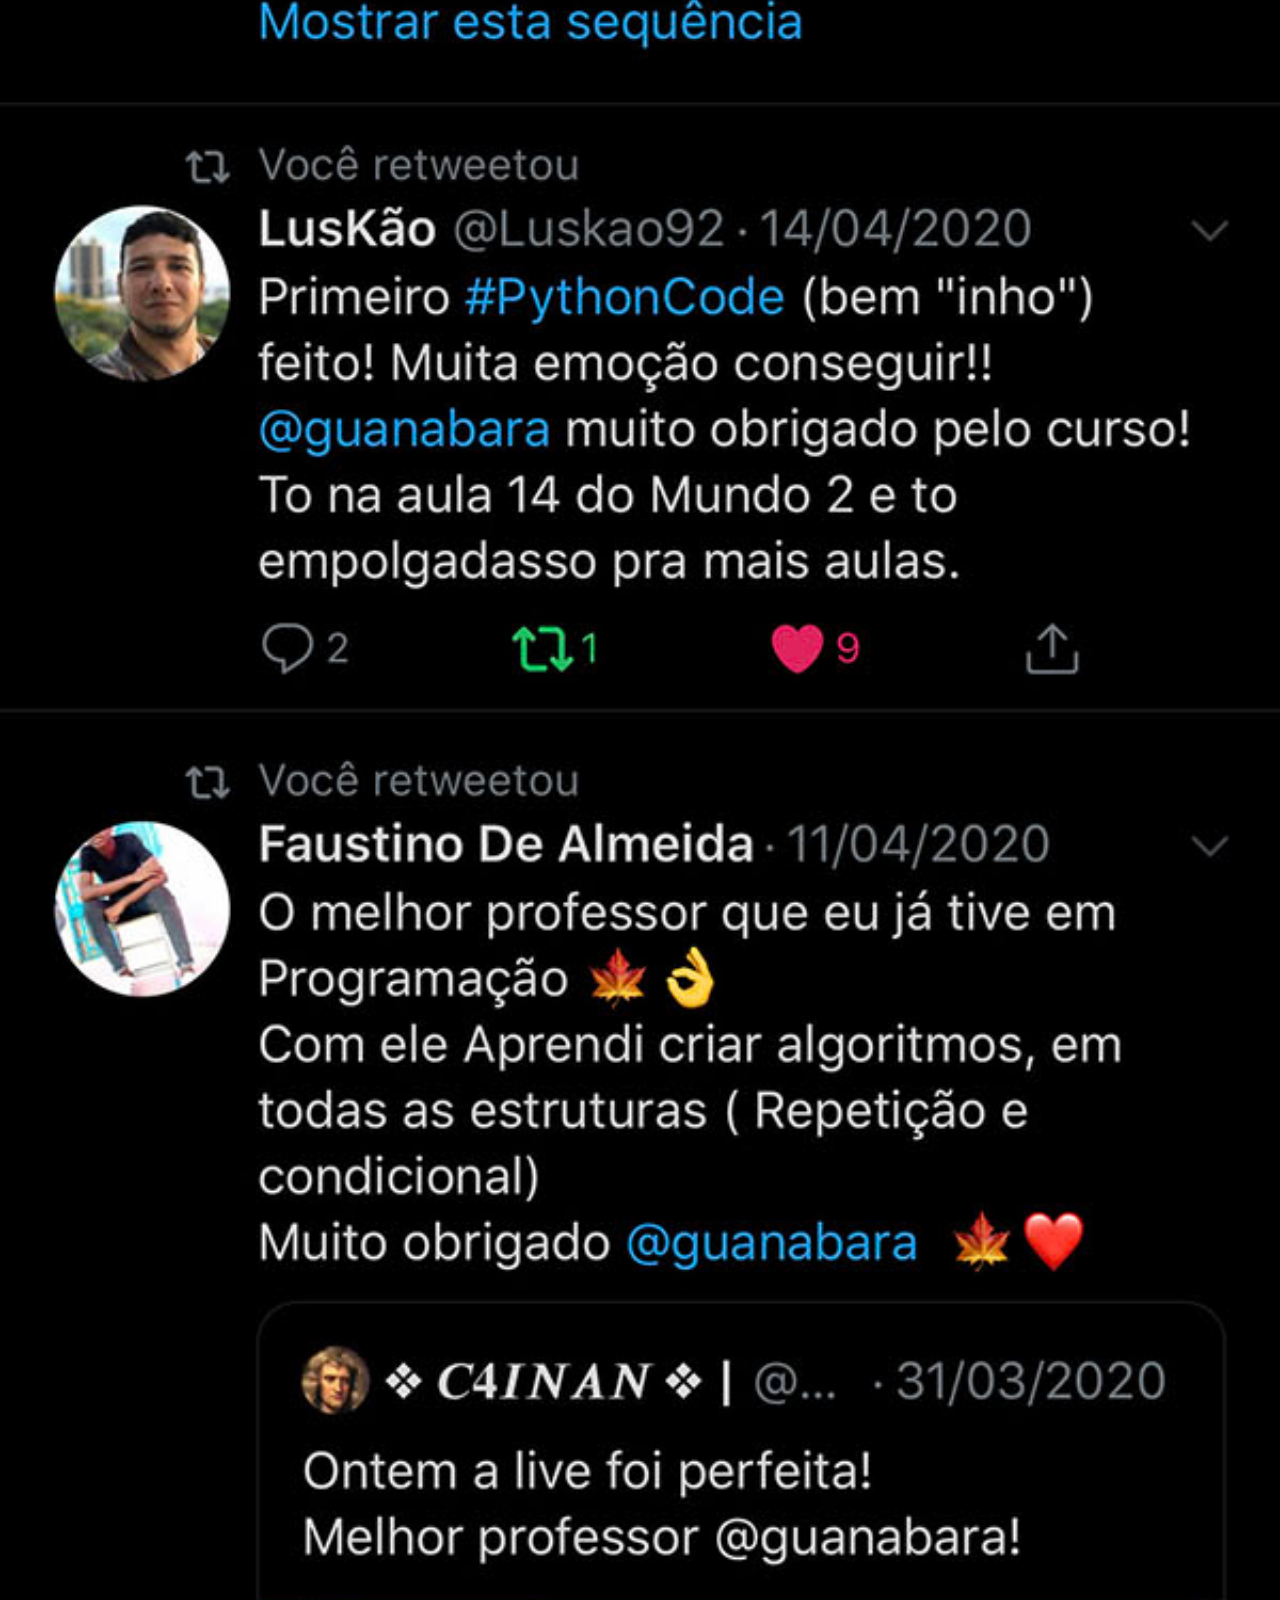
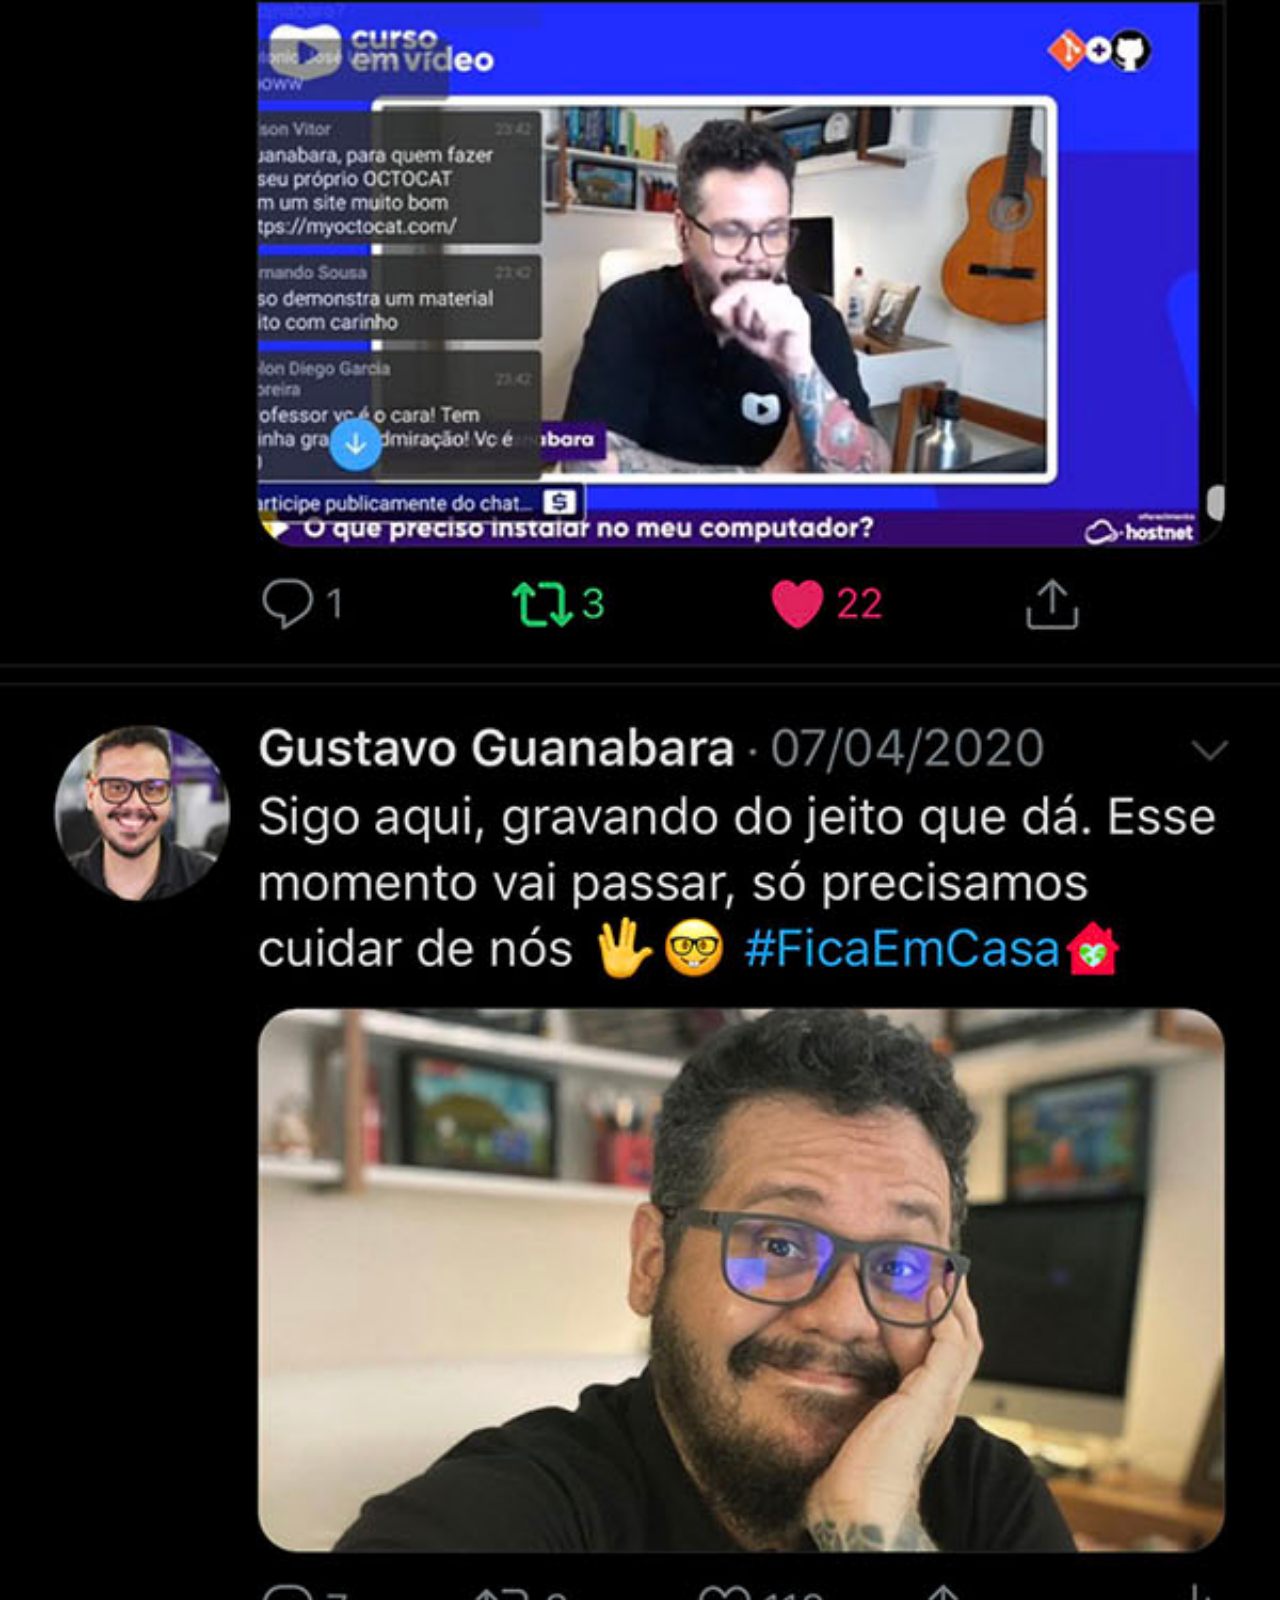
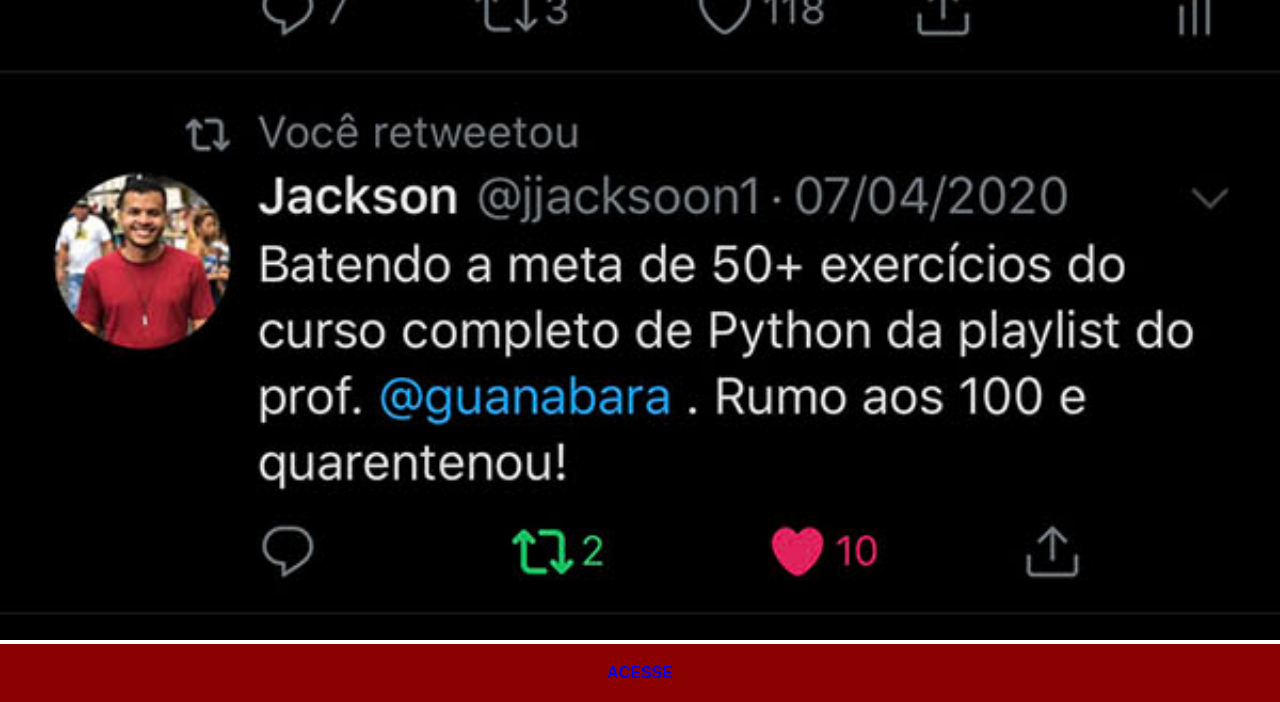
<file: twitter.html>
<!DOCTYPE html>
<html lang="pt-br">
<head>
    <meta charset="UTF-8">
    <meta name="viewport" content="width=device-width, initial-scale=1.0">
    <title>twitter</title>
    <link rel="stylesheet" href="estilo/cssocial.css">
</head>
<body>
    <img src="imagens/tela-twitter.jpg" alt="">
    <a href="https://x.com/guanabara">ACESSE</a>
</body>
</html>
</file>
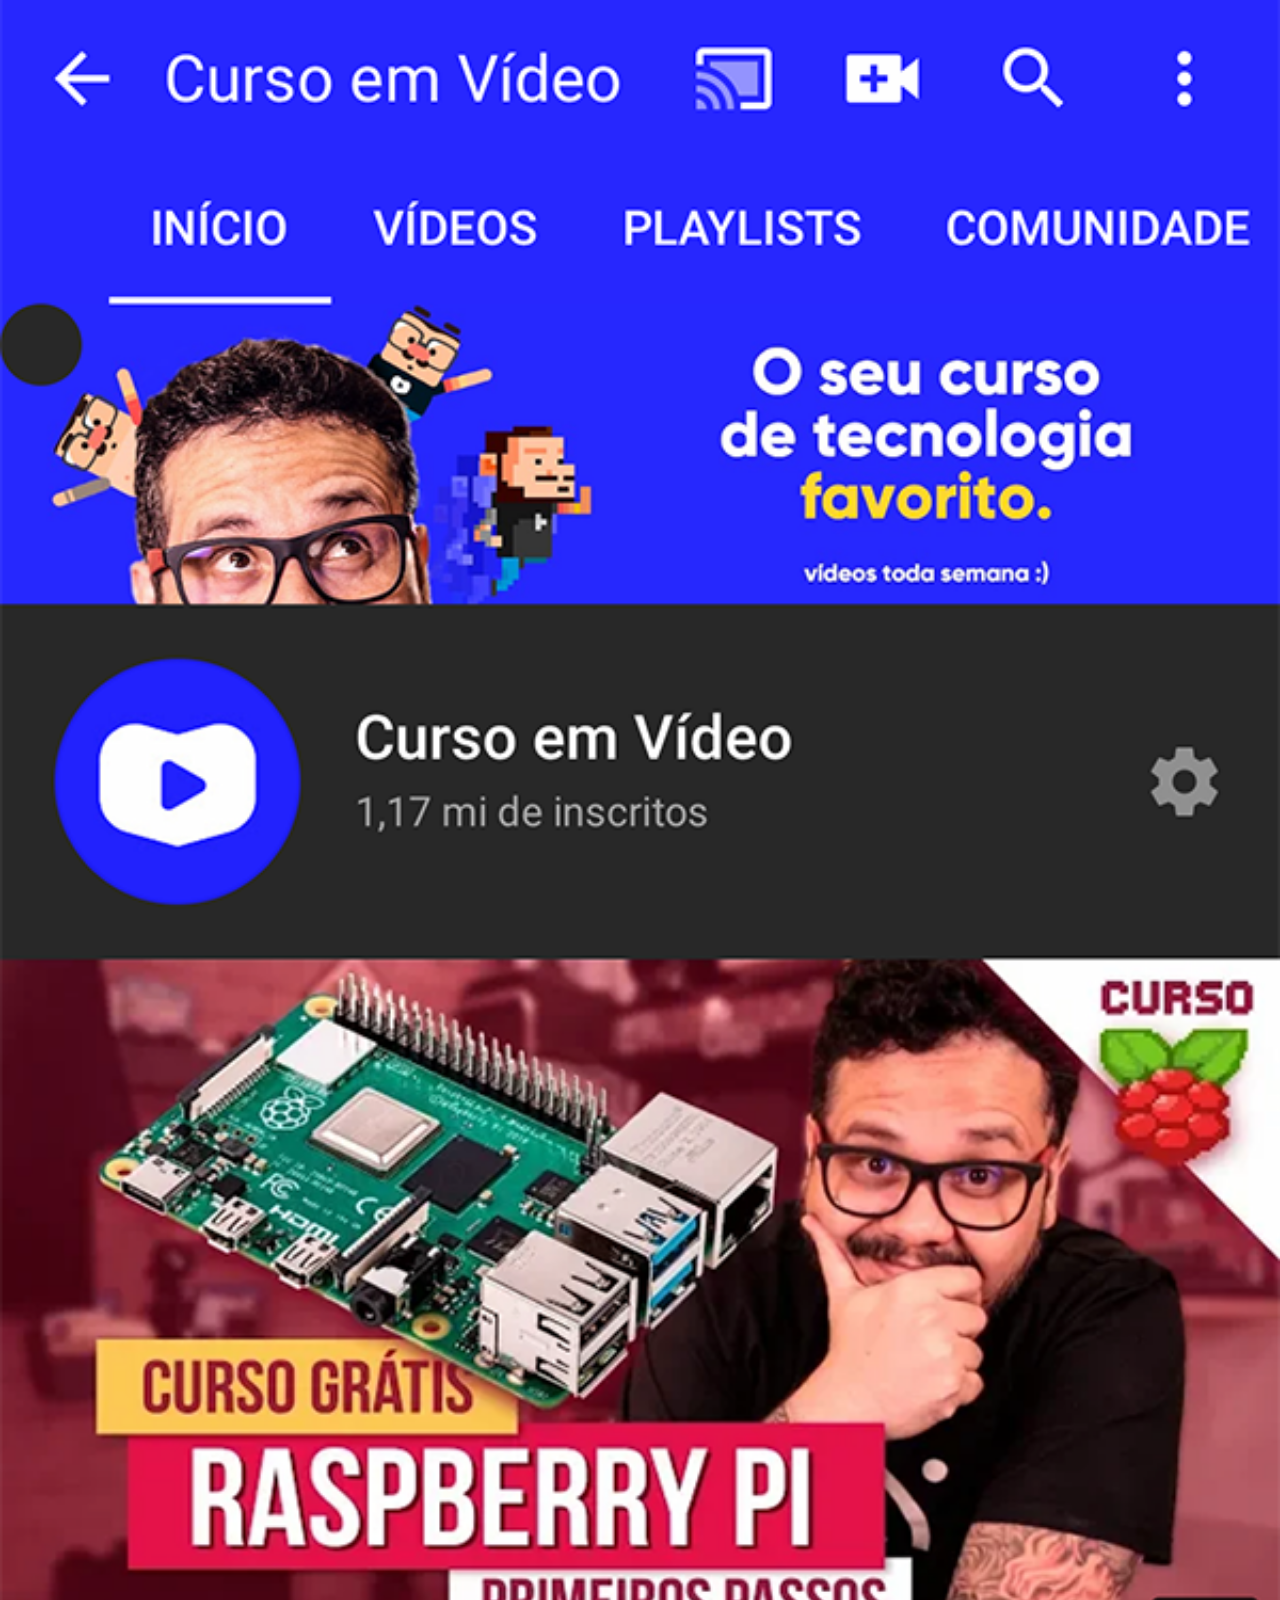
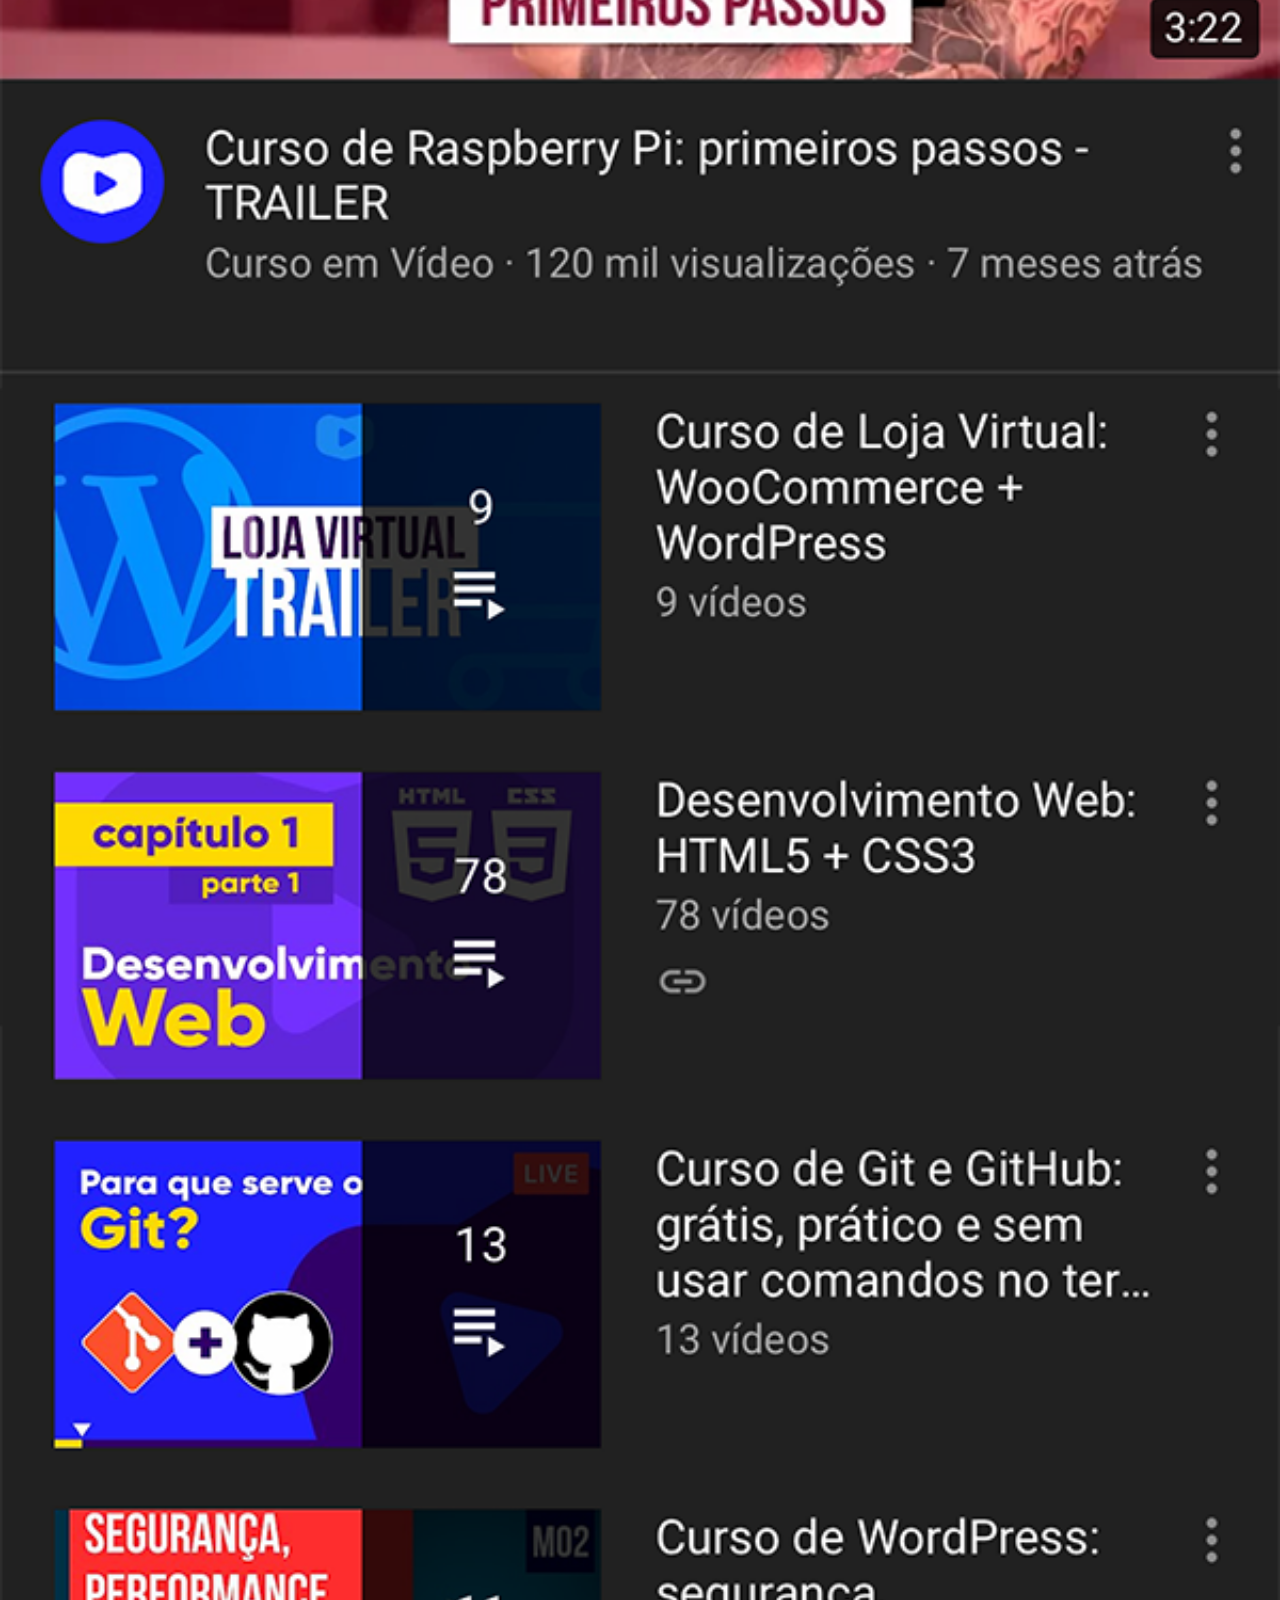
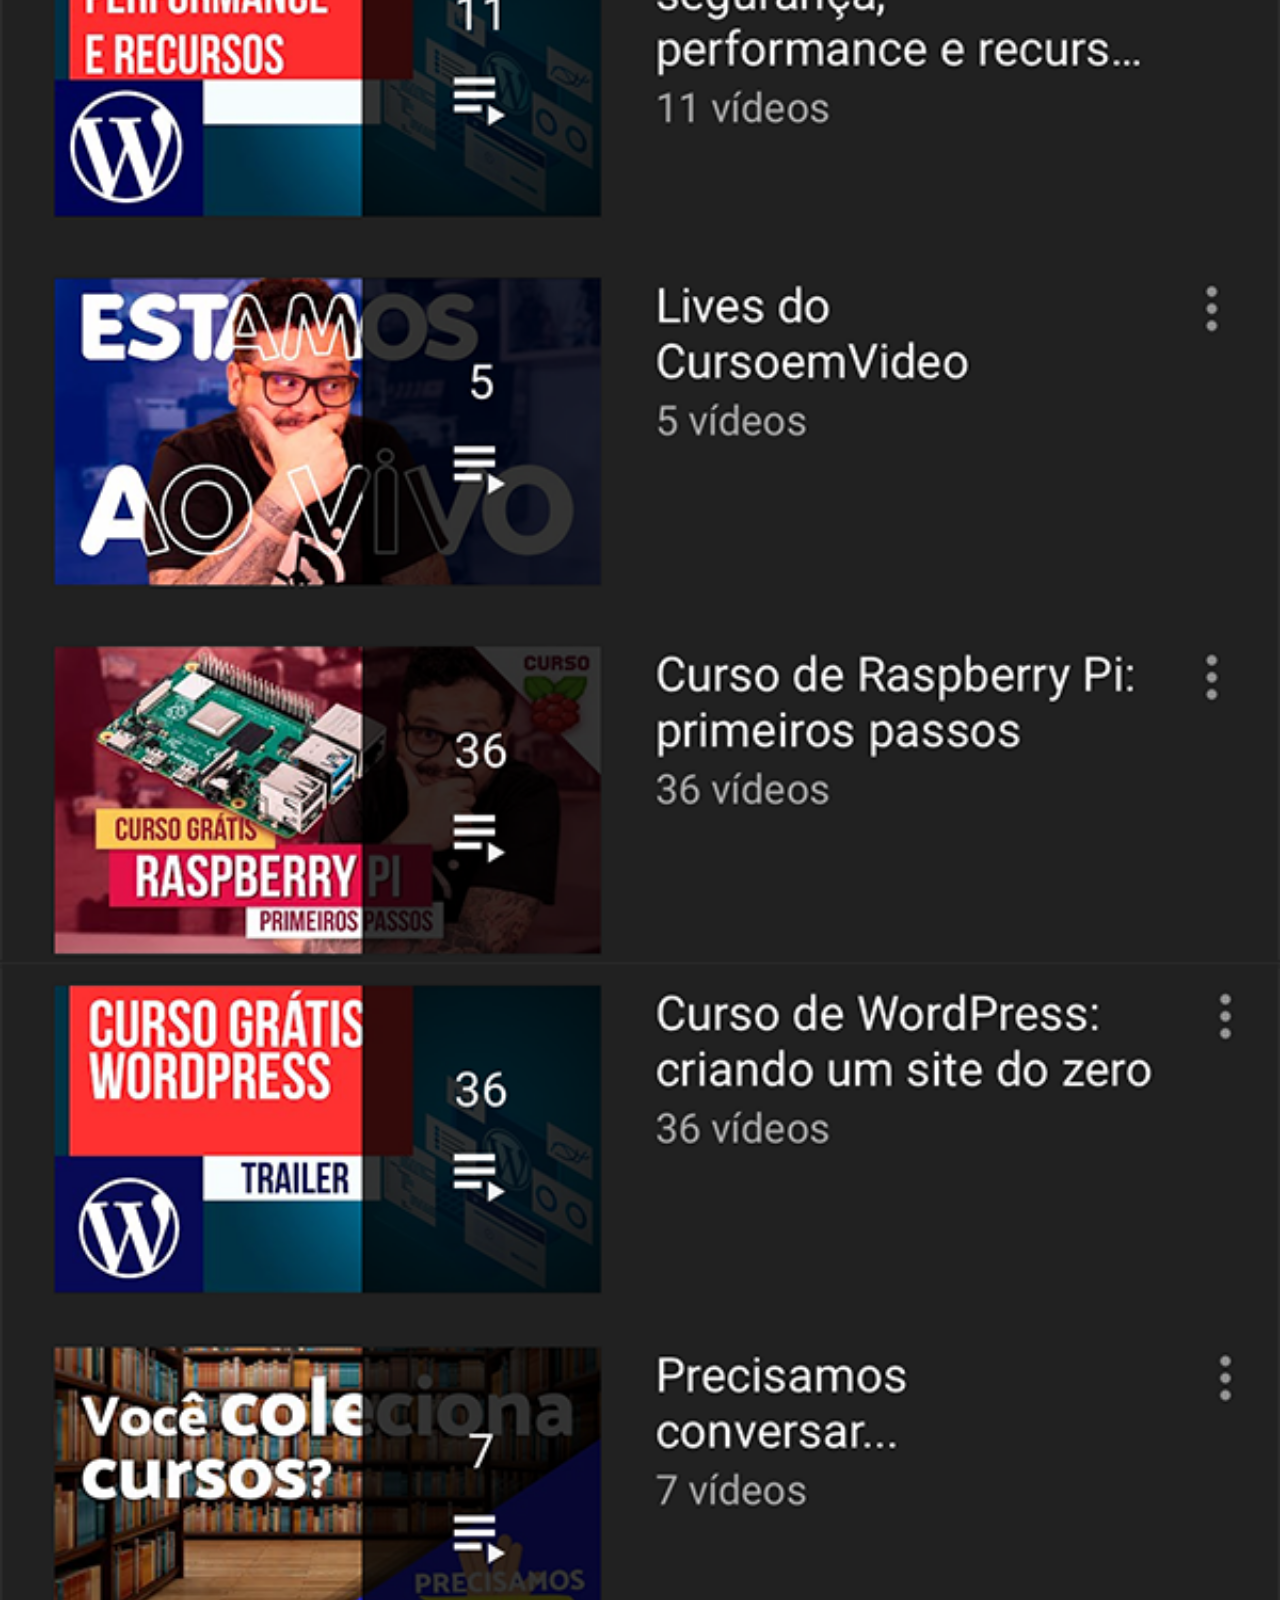
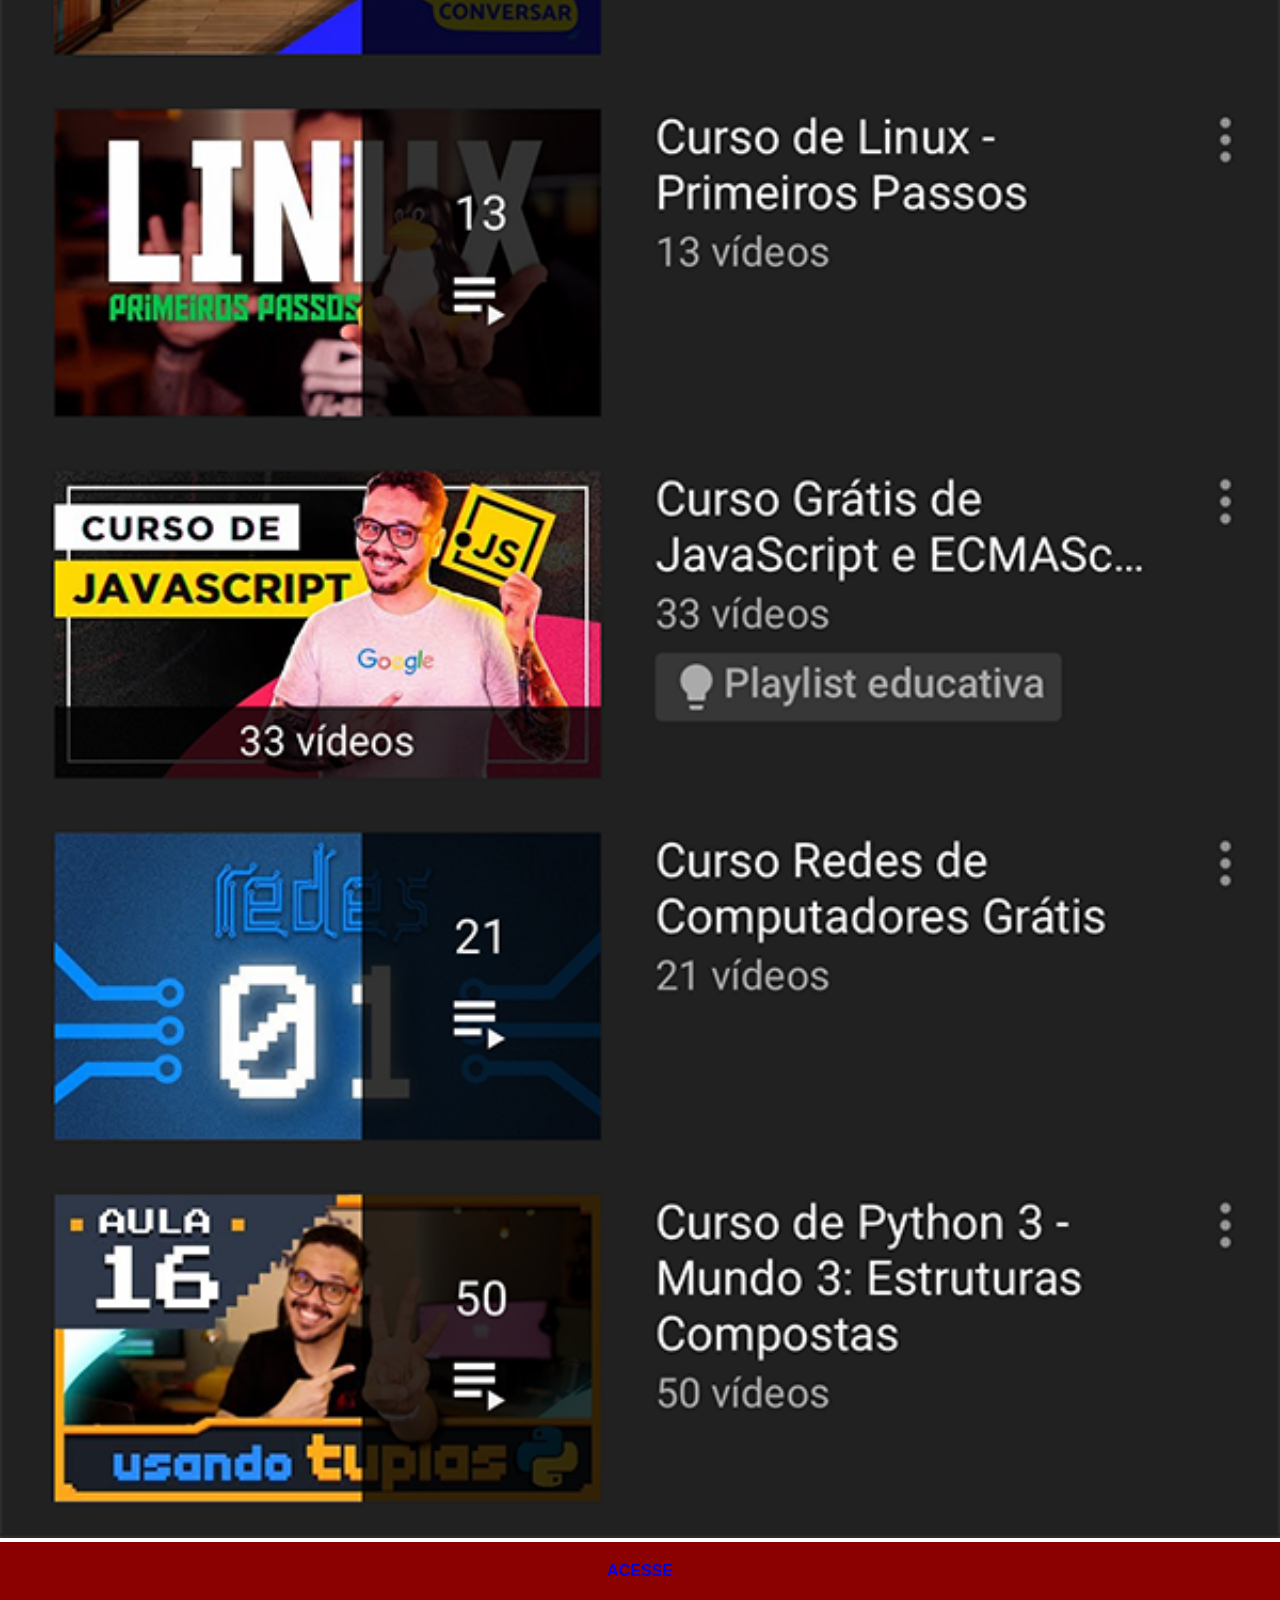
<file: youtube.html>
<!DOCTYPE html>
<html lang="pt-br">
<head>
    <meta charset="UTF-8">
    <meta name="viewport" content="width=device-width, initial-scale=1.0">
    <title>youtube</title>
    <link rel="stylesheet" href="estilo/cssocial.css">
</head>
<body>
    <img src="imagens/tela-youtube.png" alt="">
    <a href="https://www.youtube.com/watch?v=ar5UB2MxraE&time_continue=266&source_ve_path=MjM4NTE&embeds_referring_euri=https%3A%2F%2Fwww.cursoemvideo.com%2F" target="_blank">ACESSE</a>
</body>
</html>
</file>
<file: estilo/style.css>
@charset "UTF-8";

* {
    margin: 0px;
    padding: 0px;
    font-family: Arial, Helvetica, sans-serif;
}

html, body {
    height: 100vh;
    width: 100vw;
    background-color: black;
}

body {
    background: url(../imagens/fundo-madeira.jpg) no-repeat top center;
    background-size: cover;
    background-attachment: fixed;
}

main {
    height: 100vh;
    position: relative;
}

section#telefone {
    height: 627px;
    position: absolute;
    width: 331px;
    top: 50%;
    transform: translate(-50%, -50%);
    left: 50%;
    background: url(../imagens/frame-iphone.png) no-repeat;
}

iframe#tela {
    position: relative;
    top: 80px;
    left: 22px;
    width: 267px;
    height: 471px;
}

section#redes_sociais {
    text-align: right;
}

section#redes_sociais img {
    width: 50px;
    height: 50px;
    margin: 10px;
    border-radius: 100%;
    box-shadow: 2px 2px 5px solid black;
    box-sizing: border-box;
}

section#redes_sociais img:hover {
    border: 2px solid rgba(255, 255, 255, 0.603);
    transform: translate(-2px, -3px);
    box-shadow: 5px 5px 10px rgba(0, 0, 0, 0.548);
    transition: transform 0.7s;
}
</file>
<file: estilo/cssocial.css>
@charset "UTF-8";

        * {
            margin: 0px;
            padding: 0px;
            font-family: Arial, Helvetica, sans-serif;
        }

        ::-webkit-scrollbar {
            width: 0px;
            height: 0px;
        }

        img {
            width: 100vw;
        }

        a {
            display: block;
            background-color: darkred;
            padding: 20px;
            text-align: center;
            font-weight: bolder;
            text-decoration: none;
        }

        a:hover {
            background-color: red;
        }
</file>
